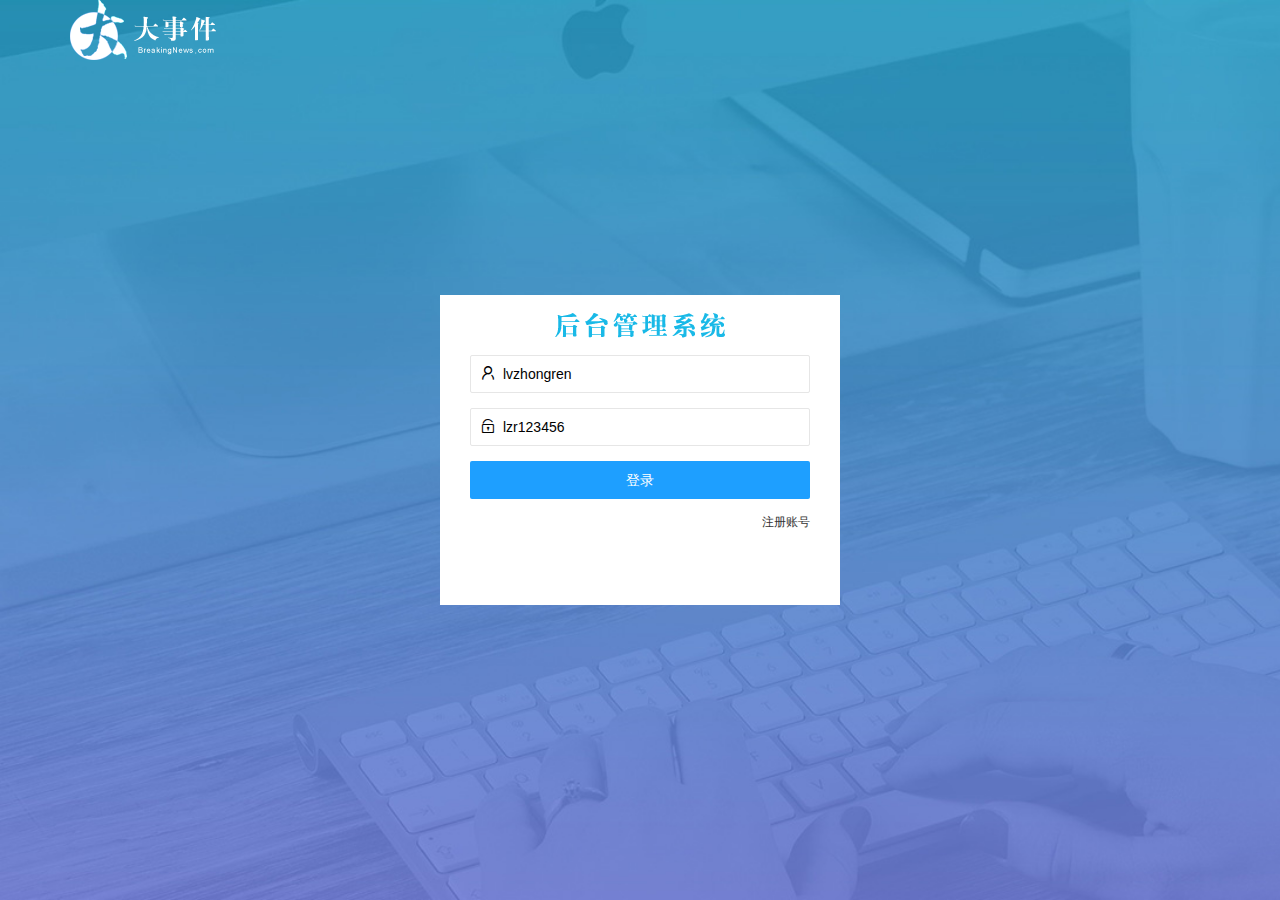
<file: login.html>
<!DOCTYPE html>
<html lang="en">

<head>
    <meta charset="UTF-8">
    <meta name="viewport" content="width=device-width, initial-scale=1.0">
    <title>第一遍</title>
    <!-- 引入layui样式 -->
    <link rel="stylesheet" href="/assets/lib/layui/css/layui.css">
    <!-- 自己样式 -->
    <link rel="stylesheet" href="/assets/css/login.css">

</head>

<body>
    <!-- 头部logo区域 -->
    <div class="layui-main">
        <img src="/assets/images/logo.png" alt="">
    </div>
    <!-- 注册模块 -->
    <div class="loginAndRegBox">
        <!-- 1. 顶部标题 -->
        <div class="title-box"></div>

        <!-- 2. 登录div -->
        <div class="login-box">
            <!-- 登录表单 -->
            <form class="layui-form" id="form-login">
                <!-- 2.1用户名 -->
                <div class="layui-form-item">
                    <i class="layui-icon layui-icon-username"></i>
                    <input value="lvzhongren" type="text" name="username" required lay-verify="required" placeholder="请输入用户名" autocomplete="off" class="layui-input">
                </div>
                <!-- 2.2密码 -->
                <div class="layui-form-item">
                    <i class="layui-icon layui-icon-password"></i>
                    <input value="lzr123456" type="text" name="password" required lay-verify="required|pwd" placeholder="请输入密码" autocomplete="off" class="layui-input">
                </div>
                <!-- 2.3提交按钮 -->
                <div class="layui-form-item">
                    <button class="layui-btn layui-btn-fluid layui-btn-normal" lay-submit>登录</button>
                </div>
                <!-- 2.4跳转链接 -->
                <div class="layui-form-item links">
                    <a href="javascript:;" id="link-reg">注册账号</a>
                </div>
            </form>


        </div>

        <!-- 3 注册div -->
        <div class="reg-box" style="display: none;">
            <!-- 注册表单 -->
            <form class="layui-form" id="form-reg">
                <!-- 3.1用户名 -->
                <div class="layui-form-item">
                    <i class="layui-icon layui-icon-username"></i>
                    <input type="text" name="username" required lay-verify="required" placeholder="请输入用户名" autocomplete="off" class="layui-input">
                </div>
                <!-- 3.2密码 -->
                <div class="layui-form-item">
                    <i class="layui-icon layui-icon-password"></i>
                    <input type="password" name="password" required lay-verify="required|pwd" placeholder="请输入密码" autocomplete="off" class="layui-input">
                </div>
                <!-- 3.3确认密码 -->
                <div class="layui-form-item">
                    <i class="layui-icon layui-icon-password"></i>
                    <input type="password" name="repassword" required lay-verify="required|pwd|repwd" placeholder="再次请输入密码" autocomplete="off" class="layui-input">
                </div>
                <!-- 3.4提交按钮 -->
                <div class="layui-form-item">
                    <button class="layui-btn layui-btn-fluid layui-btn-normal" lay-submit>注册</button>
                </div>
                <!-- 3.5跳转链接 -->
                <div class="layui-form-item links">
                    <a href="javascript:;" id="link-login">去登录</a>

                </div>
            </form>
        </div>
    </div>
    <!-- 导入layui 的js -->
    <script src="/assets/lib/layui/layui.all.js"></script>

    <!-- 引入jQuery -->
    <script src="/assets/lib/jquery.js"></script>

    <!-- 导入baseAPI.js -->
    <script src="/assets/js/baseAPI.js"></script>

    <!-- 引入自己的jQuery -->
    <script src="/assets/js/login.js"></script>

</body>

</html>
</file>
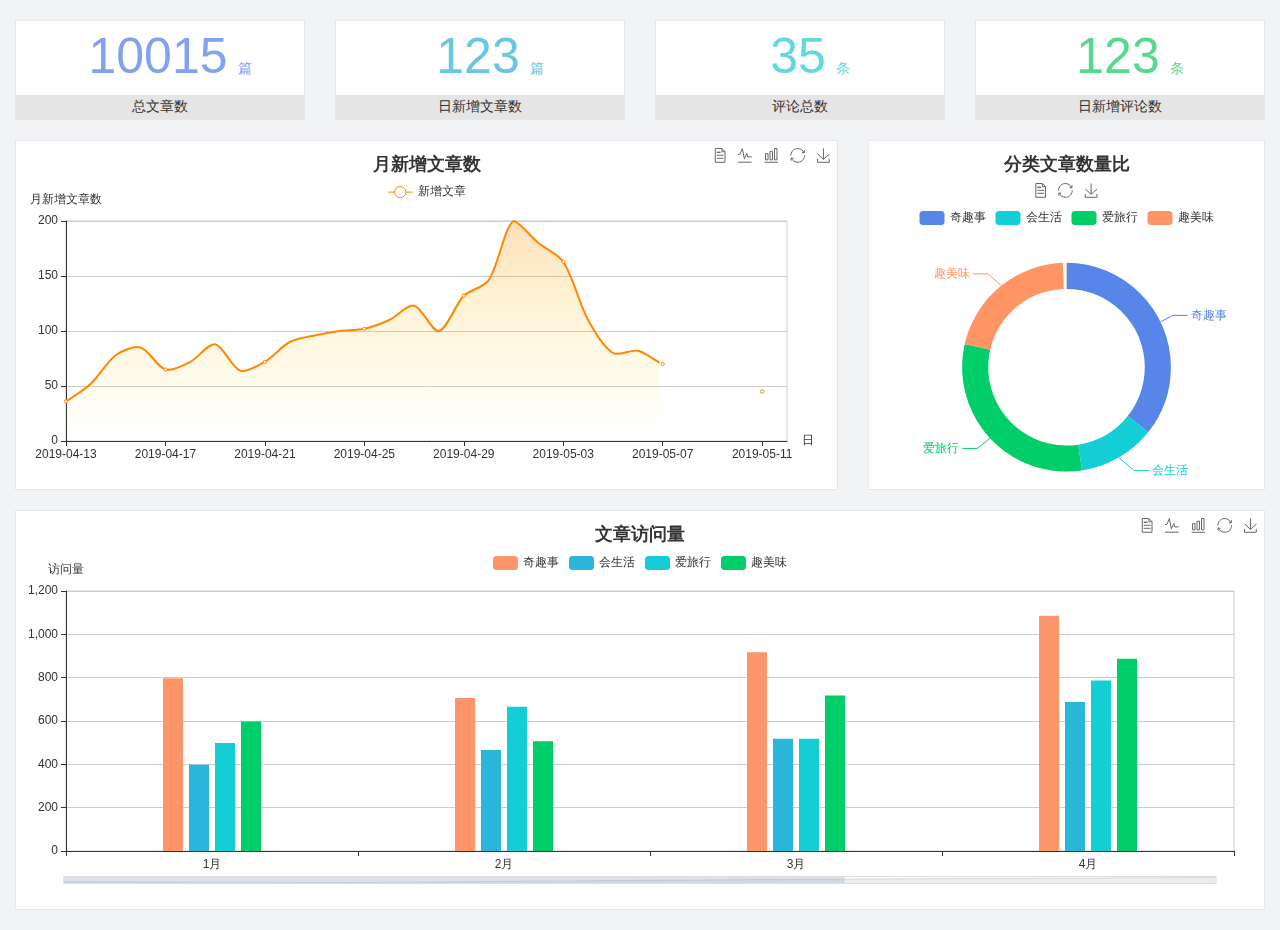
<file: home/dashboard.html>
<!DOCTYPE html>
<html lang="en">

<head>
  <meta charset="UTF-8">
  <meta name="viewport" content="width=device-width, initial-scale=1.0">
  <meta http-equiv="X-UA-Compatible" content="ie=edge">
  <title>图表统计</title>
  <link rel="stylesheet" href="../assets/lib/bootstrap.css" />
  <link rel="stylesheet" href="../assets/lib/main.css" />
  <script src="../assets/lib/jquery.js"></script>
  <script type="text/javascript" src="../assets/lib/echarts.min.js"></script>
</head>

<body>
  <div class="container-fluid">
    <div class="row spannel_list">
      <div class="col-sm-3 col-xs-6">
        <div class="spannel">
          <em>10015</em><span>篇</span>
          <b>总文章数</b>
        </div>
      </div>
      <div class="col-sm-3 col-xs-6">
        <div class="spannel scolor01">
          <em>123</em><span>篇</span>
          <b>日新增文章数</b>
        </div>
      </div>
      <div class="col-sm-3 col-xs-6">
        <div class="spannel scolor02">
          <em>35</em><span>条</span>
          <b>评论总数</b>
        </div>
      </div>
      <div class="col-sm-3 col-xs-6">
        <div class="spannel scolor03">
          <em>123</em><span>条</span>
          <b>日新增评论数</b>
        </div>
      </div>
    </div>
  </div>

  <div class="container-fluid">
    <div class="row curve-pie">
      <div class="col-lg-8 col-md-8">
        <div class="gragh_pannel" id="curve_show"></div>
      </div>
      <div class="col-lg-4 col-md-4">
        <div class="gragh_pannel" id="pie_show"></div>
      </div>
    </div>
  </div>

  <div class="container-fluid">
    <div class="column_pannel" id="column_show"></div>
  </div>

  <script>
    var oChart = echarts.init(document.getElementById('curve_show'));
    var aList_all = [
      { 'count': 36, 'date': '2019-04-13' },
      { 'count': 52, 'date': '2019-04-14' },
      { 'count': 78, 'date': '2019-04-15' },
      { 'count': 85, 'date': '2019-04-16' },
      { 'count': 65, 'date': '2019-04-17' },
      { 'count': 72, 'date': '2019-04-18' },
      { 'count': 88, 'date': '2019-04-19' },
      { 'count': 64, 'date': '2019-04-20' },
      { 'count': 72, 'date': '2019-04-21' },
      { 'count': 90, 'date': '2019-04-22' },
      { 'count': 96, 'date': '2019-04-23' },
      { 'count': 100, 'date': '2019-04-24' },
      { 'count': 102, 'date': '2019-04-25' },
      { 'count': 110, 'date': '2019-04-26' },
      { 'count': 123, 'date': '2019-04-27' },
      { 'count': 100, 'date': '2019-04-28' },
      { 'count': 132, 'date': '2019-04-29' },
      { 'count': 146, 'date': '2019-04-30' },
      { 'count': 200, 'date': '2019-05-01' },
      { 'count': 180, 'date': '2019-05-02' },
      { 'count': 163, 'date': '2019-05-03' },
      { 'count': 110, 'date': '2019-05-04' },
      { 'count': 80, 'date': '2019-05-05' },
      { 'count': 82, 'date': '2019-05-06' },
      { 'count': 70, 'date': '2019-05-07' },
      { 'count': 65, 'date': '2019-05-08' },
      { 'count': 54, 'date': '2019-05-09' },
      { 'count': 40, 'date': '2019-05-10' },
      { 'count': 45, 'date': '2019-05-11' },
      { 'count': 38, 'date': '2019-05-12' },
    ];

    let aCount = [];
    let aDate = [];

    for (var i = 0; i < aList_all.length; i++) {
      aCount.push(aList_all[i].count);
      aDate.push(aList_all[i].date);
    }

    var chartopt = {
      title: {
        text: '月新增文章数',
        left: 'center',
        top: '10'
      },
      tooltip: {
        trigger: 'axis'
      },
      legend: {
        data: ['新增文章'],
        top: '40'
      },
      toolbox: {
        show: true,
        feature: {
          mark: { show: true },
          dataView: { show: true, readOnly: false },
          magicType: { show: true, type: ['line', 'bar'] },
          restore: { show: true },
          saveAsImage: { show: true }
        }
      },
      calculable: true,
      xAxis: [
        {
          name: '日',
          type: 'category',
          boundaryGap: false,
          data: aDate
        }
      ],
      yAxis: [
        {
          name: '月新增文章数',
          type: 'value'
        }
      ],
      series: [
        {
          name: '新增文章',
          type: 'line',
          smooth: true,
          itemStyle: { normal: { areaStyle: { type: 'default' }, color: '#f80' }, lineStyle: { color: '#f80' } },
          data: aCount
        }],
      areaStyle: {
        normal: {
          color: new echarts.graphic.LinearGradient(0, 0, 0, 1, [{
            offset: 0,
            color: 'rgba(255,136,0,0.39)'
          }, {
            offset: .34,
            color: 'rgba(255,180,0,0.25)'
          }, {
            offset: 1,
            color: 'rgba(255,222,0,0.00)'
          }])

        }
      },
      grid: {
        show: true,
        x: 50,
        x2: 50,
        y: 80,
        height: 220
      }
    };

    oChart.setOption(chartopt);


    var oPie = echarts.init(document.getElementById('pie_show'));
    var oPieopt =
    {
      title: {
        top: 10,
        text: '分类文章数量比',
        x: 'center'
      },
      tooltip: {
        trigger: 'item',
        formatter: "{a} <br/>{b} : {c} ({d}%)"
      },
      color: ['#5885e8', '#13cfd5', '#00ce68', '#ff9565'],
      legend: {
        x: 'center',
        top: 65,
        data: ['奇趣事', '会生活', '爱旅行', '趣美味']
      },
      toolbox: {
        show: true,
        x: 'center',
        top: 35,
        feature: {
          mark: { show: true },
          dataView: { show: true, readOnly: false },
          magicType: {
            show: true,
            type: ['pie', 'funnel'],
            option: {
              funnel: {
                x: '25%',
                width: '50%',
                funnelAlign: 'left',
                max: 1548
              }
            }
          },
          restore: { show: true },
          saveAsImage: { show: true }
        }
      },
      calculable: true,
      series: [
        {
          name: '访问来源',
          type: 'pie',
          radius: ['45%', '60%'],
          center: ['50%', '65%'],
          data: [
            { value: 300, name: '奇趣事' },
            { value: 100, name: '会生活' },
            { value: 260, name: '爱旅行' },
            { value: 180, name: '趣美味' }
          ]
        }
      ]
    };
    oPie.setOption(oPieopt);



    var oColumn = this.echarts.init(document.getElementById('column_show'));
    var oColumnopt =
    {
      title: {
        text: '文章访问量',
        left: 'center',
        top: '10'
      },
      tooltip: {
        trigger: 'axis'
      },
      legend: {
        data: ['奇趣事', '会生活', '爱旅行', '趣美味'],
        top: '40'
      },
      toolbox: {
        show: true,
        feature: {
          mark: { show: true },
          dataView: { show: true, readOnly: false },
          magicType: { show: true, type: ['line', 'bar'] },
          restore: { show: true },
          saveAsImage: { show: true }
        }
      },
      calculable: true,
      xAxis: [
        {
          type: 'category',
          data: ['1月', '2月', '3月', '4月', '5月']
        }
      ],
      yAxis: [
        {
          name: '访问量',
          type: 'value'
        }
      ],
      series: [
        {
          name: '奇趣事',
          type: 'bar',
          barWidth: 20,
          itemStyle: {
            normal: { areaStyle: { type: 'default' }, color: '#fd956a' }
          },
          data: [800, 708, 920, 1090, 1200]
        },
        {
          name: '会生活',
          type: 'bar',
          barWidth: 20,
          itemStyle: {
            normal: { areaStyle: { type: 'default' }, color: '#2bb6db' }
          },
          data: [400, 468, 520, 690, 800]
        },
        {
          name: '爱旅行',
          type: 'bar',
          barWidth: 20,
          itemStyle: {
            normal: { areaStyle: { type: 'default' }, color: '#13cfd5' }
          },
          data: [500, 668, 520, 790, 900]
        },
        {
          name: '趣美味',
          type: 'bar',
          barWidth: 20,
          itemStyle: {
            normal: { areaStyle: { type: 'default' }, color: '#00ce68' }
          },
          data: [600, 508, 720, 890, 1000]
        }
      ],
      grid: {
        show: true,
        x: 50,
        x2: 30,
        y: 80,
        height: 260
      },
      dataZoom: [//给x轴设置滚动条
        {
          start: 0,//默认为0
          end: 100 - 1000 / 31,//默认为100
          type: 'slider',
          show: true,
          xAxisIndex: [0],
          handleSize: 0,//滑动条的 左右2个滑动条的大小
          height: 8,//组件高度
          left: 45, //左边的距离
          right: 50,//右边的距离
          bottom: 26,//右边的距离
          handleColor: '#ddd',//h滑动图标的颜色
          handleStyle: {
            borderColor: "#cacaca",
            borderWidth: "1",
            shadowBlur: 2,
            background: "#ddd",
            shadowColor: "#ddd",
          }
        }]
    };
    oColumn.setOption(oColumnopt);
  </script>
</body>

</html>
</file>
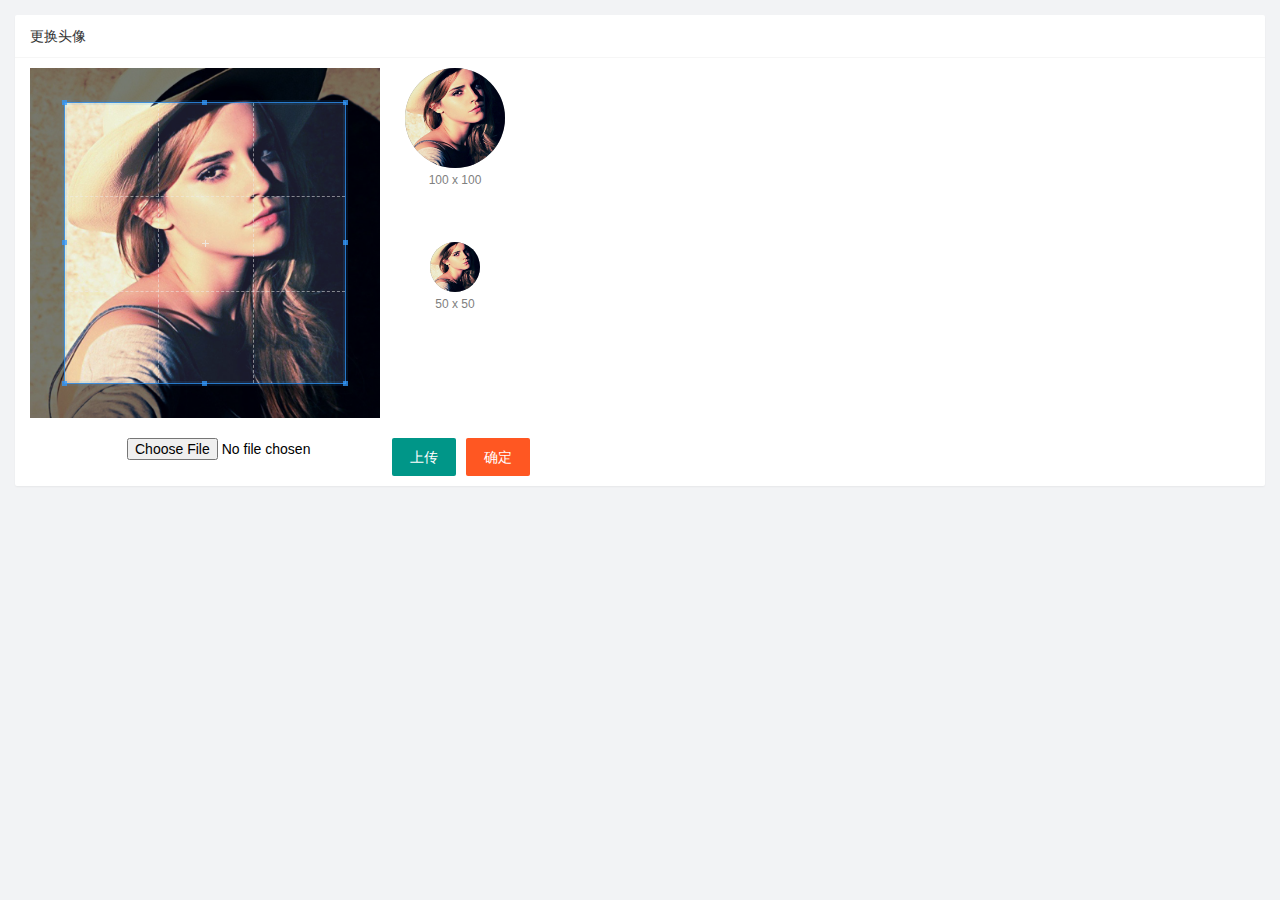
<file: user/user-avatar.html>
<!DOCTYPE html>
<html lang="en">

<head>
    <meta charset="UTF-8">
    <meta name="viewport" content="width=device-width, initial-scale=1.0">
    <title>第一遍</title>
    <link rel="stylesheet" href="/assets/lib/layui/css/layui.css">
    <link rel="stylesheet" href="/assets/css/user-avatar.css">
    <link rel="stylesheet" href="/assets/lib/cropper/cropper.css">
</head>

<body>
    <div class="layui-card">
        <div class="layui-card-header">更换头像</div>
        <div class="layui-card-body">
            <!-- 第一行的图片裁剪和预览区域 -->
            <div class="row1">
                <!-- 图片裁剪区域 -->
                <div class="cropper-box">
                    <!-- 这个 img 标签很重要，将来会把它初始化为裁剪区域 -->
                    <img id="image" src="/assets/images/sample.jpg" />
                </div>
                <!-- 图片的预览区域 -->
                <div class="preview-box">
                    <div>
                        <!-- 宽高为 100px 的预览区域 -->
                        <div class="img-preview w100">
                        </div>
                        <p class="size">100 x 100</p>
                    </div>
                    <div>
                        <!-- 宽高为 50px 的预览区域 -->
                        <div class="img-preview w50"></div>
                        <p class="size">50 x 50</p>
                    </div>
                </div>
            </div <!-- 第二行的按钮区域 -->
            <div class="row2">
                <input id="file" type="file" accept="image/png,image/jpeg">
                <button id="btnChooseImg" type="button" class="layui-btn">上传</button>
                <button id="btnUpload" type="button" class="layui-btn layui-btn-danger">确定</button>
            </div>
        </div>
    </div>




    <script src="/assets/lib/layui/layui.all.js"></script>
    <script src="/assets/lib/jquery.js"></script>
    <script src="/assets/js/baseAPI.js"></script>
    <script src="/assets/lib/cropper/Cropper.js"></script>
    <script src="/assets/lib/cropper/jquery-cropper.js"></script>
    <script src="/assets/js/user-avatar.js"></script>


</body>

</html>
</file>
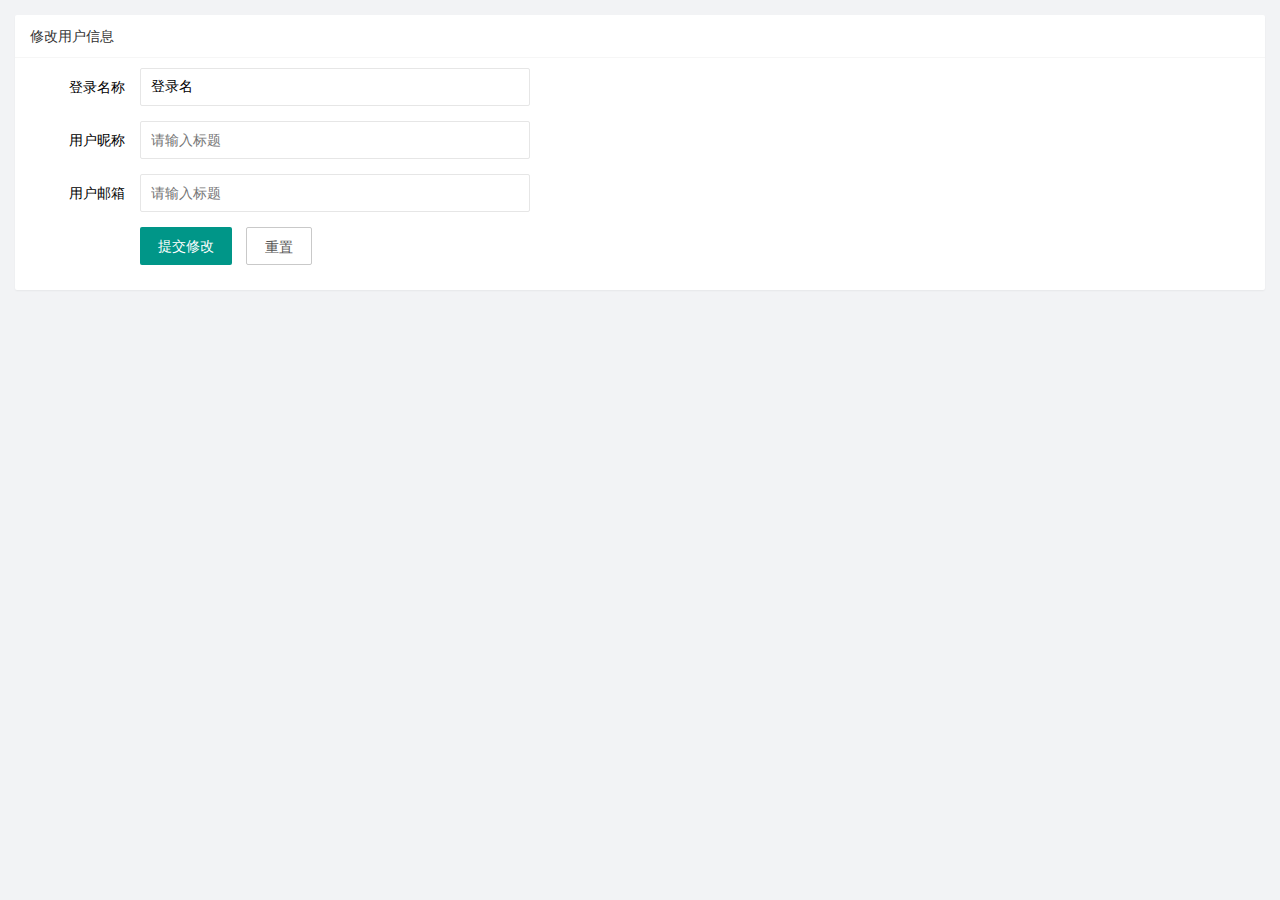
<file: user/user-info.html>
<!DOCTYPE html>
<html lang="en">

<head>
    <meta charset="UTF-8">
    <meta name="viewport" content="width=device-width, initial-scale=1.0">
    <title>第一遍</title>
    <link rel="stylesheet" href="/assets/lib/layui/css/layui.css">
    <link rel="stylesheet" href="/assets/css/user-info.css">
</head>

<body>
    <div class="layui-card">
        <div class="layui-card-header">修改用户信息</div>
        <div class="layui-card-body">
            <form class="layui-form" lay-filter="formUserInfo">
                <!-- 1 -->
                <!-- 隐藏域 -->
                <input type="hidden" name="id" value="">
                <div class="layui-form-item">
                    <label class="layui-form-label">登录名称</label>
                    <div class="layui-input-block">
                        <input readonly type="text" value="登录名" name="username" required lay-verify="required" placeholder="1" autocomplete="off" class="layui-input">
                    </div>
                </div>
                <!-- 2 -->
                <div class="layui-form-item">
                    <label class="layui-form-label ">用户昵称</label>
                    <div class="layui-input-block">
                        <input type="text" name="nickname" required lay-verify="required|nickname" placeholder="请输入标题" autocomplete="off" class="layui-input">
                    </div>
                </div>
                <!-- 3 -->
                <div class="layui-form-item">
                    <label class="layui-form-label">用户邮箱</label>
                    <div class="layui-input-block">
                        <input type="text" name="email" required lay-verify="required|email" placeholder="请输入标题" autocomplete="off" class="layui-input">
                    </div>
                </div>
                <!-- 4 -->
                <div class="layui-form-item">
                    <div class="layui-input-block">
                        <button class="layui-btn" lay-submit lay-filter="formDemo">提交修改</button>
                        <button id="btnReset" type="reset" class="layui-btn layui-btn-primary">重置</button>
                    </div>
                </div>
            </form>
        </div>
    </div>
    <script src="/assets/lib/layui/layui.all.js"></script>
    <script src="/assets/lib/jquery.js"></script>
    <script src="/assets/js/baseAPI.js"></script>
    <script src="/assets/js/user-info.js"></script>
</body>

</html>
</file>
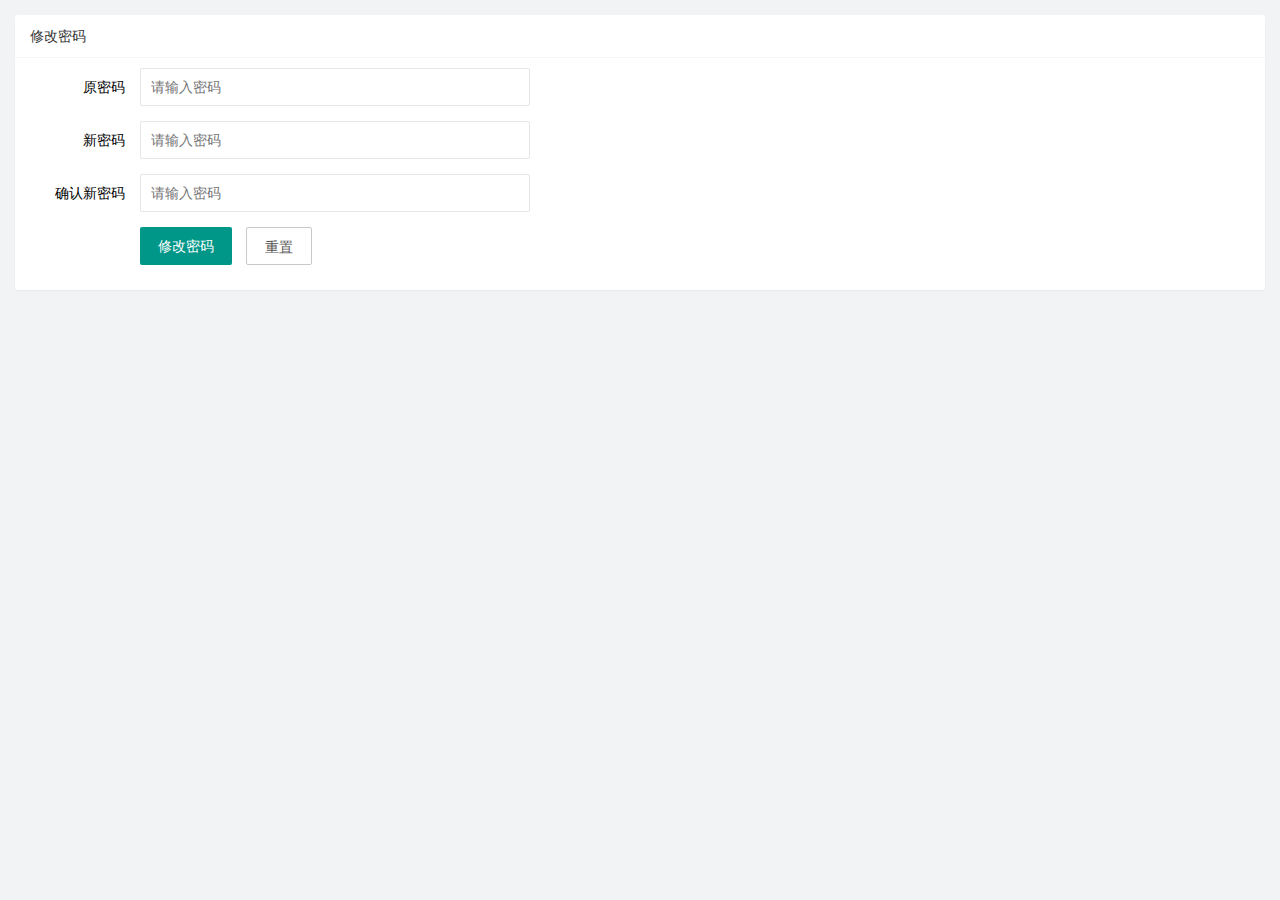
<file: user/user-pwd.html>
<!DOCTYPE html>
<html lang="en">

<head>
    <meta charset="UTF-8">
    <meta name="viewport" content="width=device-width, initial-scale=1.0">
    <title>第一遍</title>
    <link rel="stylesheet" href="/assets/lib/layui/css/layui.css">
    <link rel="stylesheet" href="/assets/css/user-pwd.css">
</head>

<body>
    <div class="layui-card">
        <div class="layui-card-header">修改密码</div>
        <div class="layui-card-body">
            <form class="layui-form" action="">
                <!-- <div class="layui-form-item">
                    <label class="layui-form-label">密码框</label>
                    <div class="layui-input-inline">
                        <input type="password" name="password" required lay-verify="required" placeholder="请输入密码" autocomplete="off" class="layui-input">
                    </div>
                    <div class="layui-form-mid layui-word-aux">辅助文字</div>
                </div> -->

                <div class="layui-form-item">
                    <label class="layui-form-label">原密码</label>
                    <div class="layui-input-block">
                        <input type="password" name="oldPwd" required lay-verify="required|pwd" placeholder="请输入密码" autocomplete="off" class="layui-input">
                    </div>
                </div>
                <div class="layui-form-item">
                    <label class="layui-form-label">新密码</label>
                    <div class="layui-input-block">
                        <input type="password" name="newPwd" required lay-verify="required|pwd|samepwd" placeholder="请输入密码" autocomplete="off" class="layui-input">
                    </div>
                </div>
                <div class="layui-form-item">
                    <label class="layui-form-label">确认新密码</label>
                    <div class="layui-input-block">
                        <input type="password" name="rePwd" required lay-verify="required|pwd|repwd" placeholder="请输入密码" autocomplete="off" class="layui-input">
                    </div>
                </div>
                <div class="layui-form-item">
                    <div class="layui-input-block">
                        <button class="layui-btn" lay-submit lay-filter="formDemo">修改密码</button>
                        <button type="reset" class="layui-btn layui-btn-primary">重置</button>
                    </div>
                </div>
            </form>

        </div>
    </div>




    <script src="/assets/lib/layui/layui.all.js"></script>
    <script src="/assets/lib/jquery.js"></script>
    <script src="/assets/js/baseAPI.js"></script>
    <script src="/assets/js/user-pwd.js"></script>
</body>

</html>
</file>
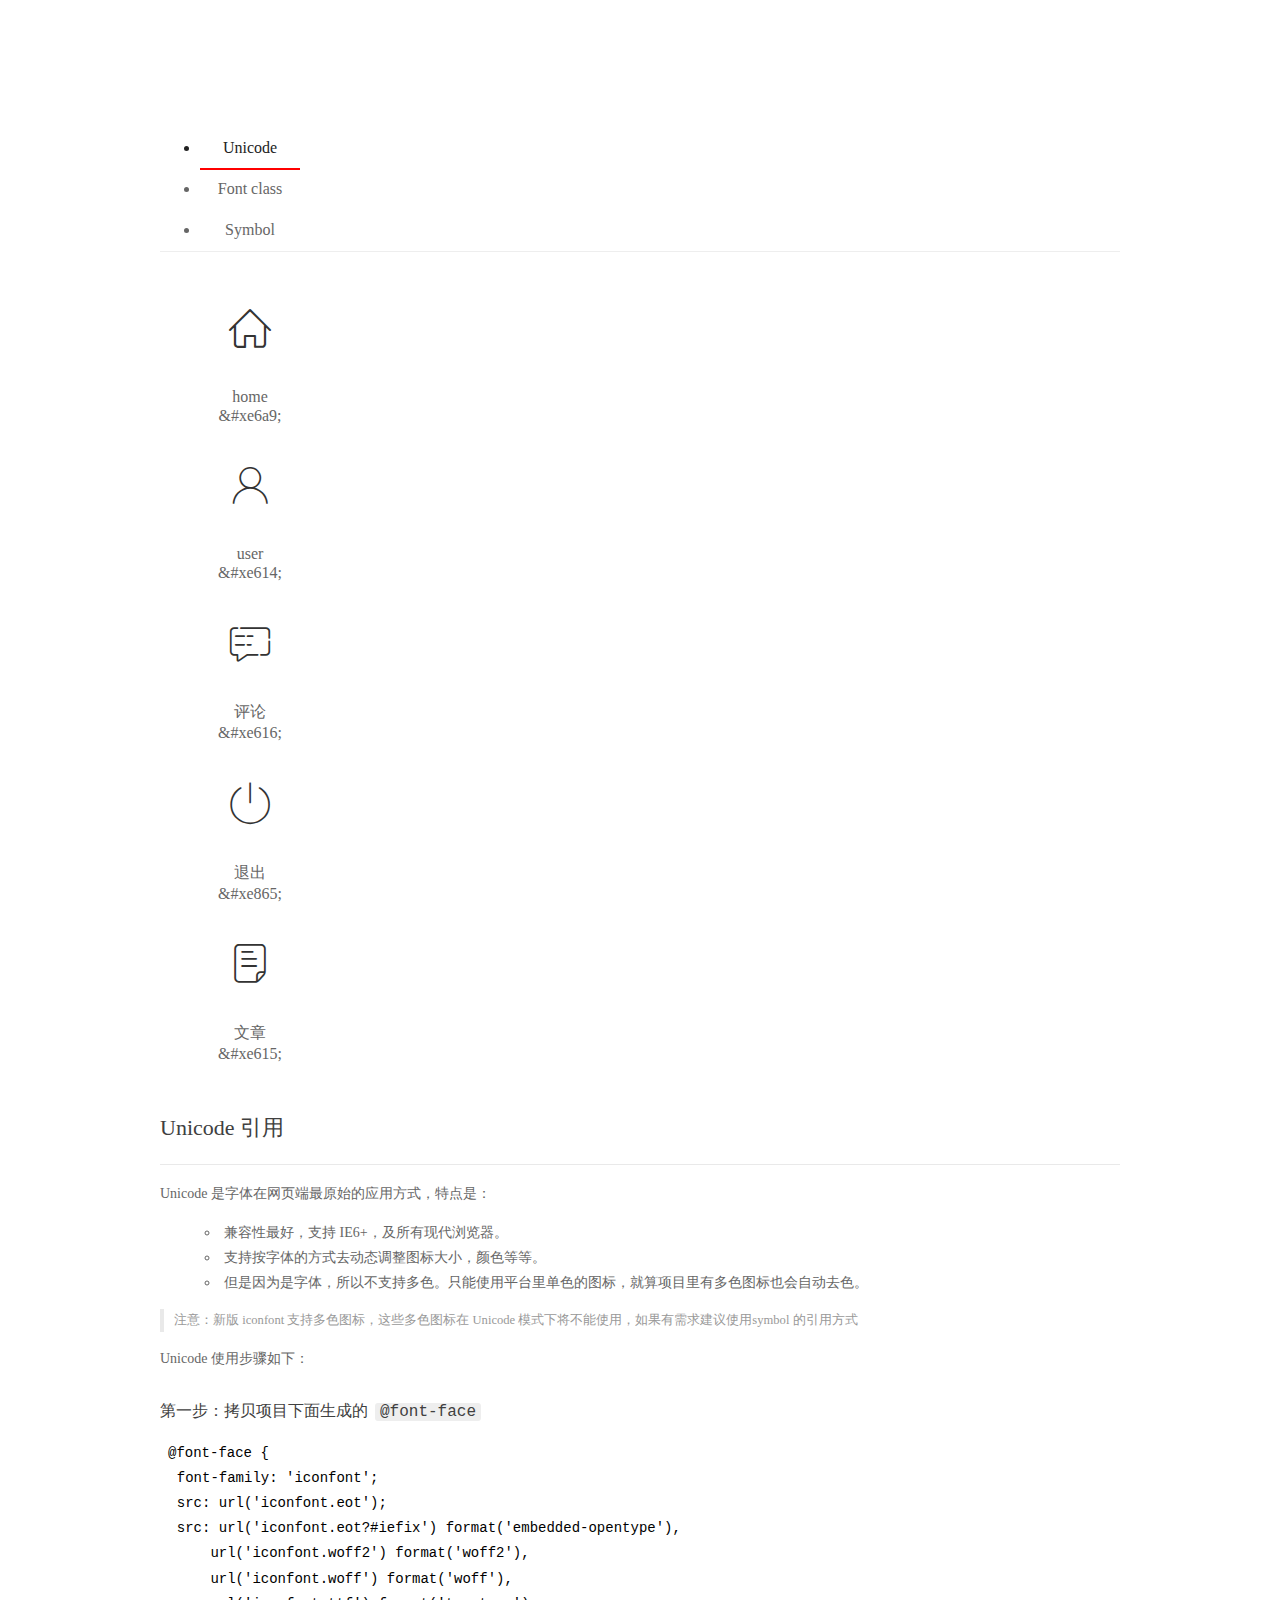
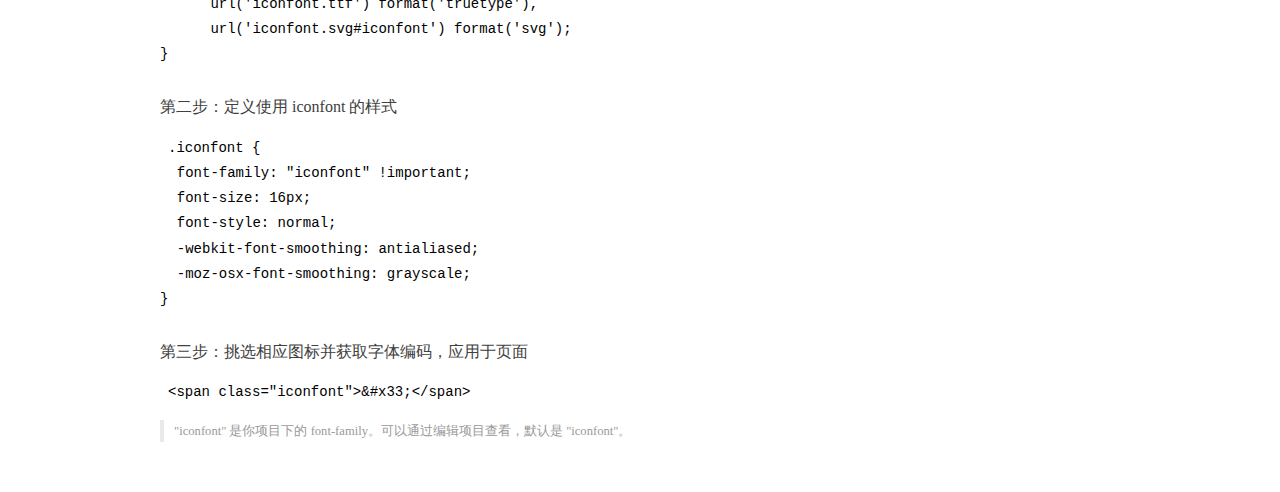
<file: assets/fonts/demo_index.html>
<!DOCTYPE html>
<html>
<head>
  <meta charset="utf-8"/>
  <title>IconFont Demo</title>
  <link rel="shortcut icon" href="https://gtms04.alicdn.com/tps/i4/TB1_oz6GVXXXXaFXpXXJDFnIXXX-64-64.ico" type="image/x-icon"/>
  <link rel="stylesheet" href="https://g.alicdn.com/thx/cube/1.3.2/cube.min.css">
  <link rel="stylesheet" href="demo.css">
  <link rel="stylesheet" href="iconfont.css">
  <script src="iconfont.js"></script>
  <!-- jQuery -->
  <script src="https://a1.alicdn.com/oss/uploads/2018/12/26/7bfddb60-08e8-11e9-9b04-53e73bb6408b.js"></script>
  <!-- 代码高亮 -->
  <script src="https://a1.alicdn.com/oss/uploads/2018/12/26/a3f714d0-08e6-11e9-8a15-ebf944d7534c.js"></script>
</head>
<body>
  <div class="main">
    <h1 class="logo"><a href="https://www.iconfont.cn/" title="iconfont 首页" target="_blank">&#xe86b;</a></h1>
    <div class="nav-tabs">
      <ul id="tabs" class="dib-box">
        <li class="dib active"><span>Unicode</span></li>
        <li class="dib"><span>Font class</span></li>
        <li class="dib"><span>Symbol</span></li>
      </ul>
      
    </div>
    <div class="tab-container">
      <div class="content unicode" style="display: block;">
          <ul class="icon_lists dib-box">
          
            <li class="dib">
              <span class="icon iconfont">&#xe6a9;</span>
                <div class="name">home</div>
                <div class="code-name">&amp;#xe6a9;</div>
              </li>
          
            <li class="dib">
              <span class="icon iconfont">&#xe614;</span>
                <div class="name">user</div>
                <div class="code-name">&amp;#xe614;</div>
              </li>
          
            <li class="dib">
              <span class="icon iconfont">&#xe616;</span>
                <div class="name">评论</div>
                <div class="code-name">&amp;#xe616;</div>
              </li>
          
            <li class="dib">
              <span class="icon iconfont">&#xe865;</span>
                <div class="name">退出</div>
                <div class="code-name">&amp;#xe865;</div>
              </li>
          
            <li class="dib">
              <span class="icon iconfont">&#xe615;</span>
                <div class="name">文章</div>
                <div class="code-name">&amp;#xe615;</div>
              </li>
          
          </ul>
          <div class="article markdown">
          <h2 id="unicode-">Unicode 引用</h2>
          <hr>

          <p>Unicode 是字体在网页端最原始的应用方式，特点是：</p>
          <ul>
            <li>兼容性最好，支持 IE6+，及所有现代浏览器。</li>
            <li>支持按字体的方式去动态调整图标大小，颜色等等。</li>
            <li>但是因为是字体，所以不支持多色。只能使用平台里单色的图标，就算项目里有多色图标也会自动去色。</li>
          </ul>
          <blockquote>
            <p>注意：新版 iconfont 支持多色图标，这些多色图标在 Unicode 模式下将不能使用，如果有需求建议使用symbol 的引用方式</p>
          </blockquote>
          <p>Unicode 使用步骤如下：</p>
          <h3 id="-font-face">第一步：拷贝项目下面生成的 <code>@font-face</code></h3>
<pre><code class="language-css"
>@font-face {
  font-family: 'iconfont';
  src: url('iconfont.eot');
  src: url('iconfont.eot?#iefix') format('embedded-opentype'),
      url('iconfont.woff2') format('woff2'),
      url('iconfont.woff') format('woff'),
      url('iconfont.ttf') format('truetype'),
      url('iconfont.svg#iconfont') format('svg');
}
</code></pre>
          <h3 id="-iconfont-">第二步：定义使用 iconfont 的样式</h3>
<pre><code class="language-css"
>.iconfont {
  font-family: "iconfont" !important;
  font-size: 16px;
  font-style: normal;
  -webkit-font-smoothing: antialiased;
  -moz-osx-font-smoothing: grayscale;
}
</code></pre>
          <h3 id="-">第三步：挑选相应图标并获取字体编码，应用于页面</h3>
<pre>
<code class="language-html"
>&lt;span class="iconfont"&gt;&amp;#x33;&lt;/span&gt;
</code></pre>
          <blockquote>
            <p>"iconfont" 是你项目下的 font-family。可以通过编辑项目查看，默认是 "iconfont"。</p>
          </blockquote>
          </div>
      </div>
      <div class="content font-class">
        <ul class="icon_lists dib-box">
          
          <li class="dib">
            <span class="icon iconfont icon-home"></span>
            <div class="name">
              home
            </div>
            <div class="code-name">.icon-home
            </div>
          </li>
          
          <li class="dib">
            <span class="icon iconfont icon-user"></span>
            <div class="name">
              user
            </div>
            <div class="code-name">.icon-user
            </div>
          </li>
          
          <li class="dib">
            <span class="icon iconfont icon-pinglun"></span>
            <div class="name">
              评论
            </div>
            <div class="code-name">.icon-pinglun
            </div>
          </li>
          
          <li class="dib">
            <span class="icon iconfont icon-tuichu"></span>
            <div class="name">
              退出
            </div>
            <div class="code-name">.icon-tuichu
            </div>
          </li>
          
          <li class="dib">
            <span class="icon iconfont icon-16"></span>
            <div class="name">
              文章
            </div>
            <div class="code-name">.icon-16
            </div>
          </li>
          
        </ul>
        <div class="article markdown">
        <h2 id="font-class-">font-class 引用</h2>
        <hr>

        <p>font-class 是 Unicode 使用方式的一种变种，主要是解决 Unicode 书写不直观，语意不明确的问题。</p>
        <p>与 Unicode 使用方式相比，具有如下特点：</p>
        <ul>
          <li>兼容性良好，支持 IE8+，及所有现代浏览器。</li>
          <li>相比于 Unicode 语意明确，书写更直观。可以很容易分辨这个 icon 是什么。</li>
          <li>因为使用 class 来定义图标，所以当要替换图标时，只需要修改 class 里面的 Unicode 引用。</li>
          <li>不过因为本质上还是使用的字体，所以多色图标还是不支持的。</li>
        </ul>
        <p>使用步骤如下：</p>
        <h3 id="-fontclass-">第一步：引入项目下面生成的 fontclass 代码：</h3>
<pre><code class="language-html">&lt;link rel="stylesheet" href="./iconfont.css"&gt;
</code></pre>
        <h3 id="-">第二步：挑选相应图标并获取类名，应用于页面：</h3>
<pre><code class="language-html">&lt;span class="iconfont icon-xxx"&gt;&lt;/span&gt;
</code></pre>
        <blockquote>
          <p>"
            iconfont" 是你项目下的 font-family。可以通过编辑项目查看，默认是 "iconfont"。</p>
        </blockquote>
      </div>
      </div>
      <div class="content symbol">
          <ul class="icon_lists dib-box">
          
            <li class="dib">
                <svg class="icon svg-icon" aria-hidden="true">
                  <use xlink:href="#icon-home"></use>
                </svg>
                <div class="name">home</div>
                <div class="code-name">#icon-home</div>
            </li>
          
            <li class="dib">
                <svg class="icon svg-icon" aria-hidden="true">
                  <use xlink:href="#icon-user"></use>
                </svg>
                <div class="name">user</div>
                <div class="code-name">#icon-user</div>
            </li>
          
            <li class="dib">
                <svg class="icon svg-icon" aria-hidden="true">
                  <use xlink:href="#icon-pinglun"></use>
                </svg>
                <div class="name">评论</div>
                <div class="code-name">#icon-pinglun</div>
            </li>
          
            <li class="dib">
                <svg class="icon svg-icon" aria-hidden="true">
                  <use xlink:href="#icon-tuichu"></use>
                </svg>
                <div class="name">退出</div>
                <div class="code-name">#icon-tuichu</div>
            </li>
          
            <li class="dib">
                <svg class="icon svg-icon" aria-hidden="true">
                  <use xlink:href="#icon-16"></use>
                </svg>
                <div class="name">文章</div>
                <div class="code-name">#icon-16</div>
            </li>
          
          </ul>
          <div class="article markdown">
          <h2 id="symbol-">Symbol 引用</h2>
          <hr>

          <p>这是一种全新的使用方式，应该说这才是未来的主流，也是平台目前推荐的用法。相关介绍可以参考这篇<a href="">文章</a>
            这种用法其实是做了一个 SVG 的集合，与另外两种相比具有如下特点：</p>
          <ul>
            <li>支持多色图标了，不再受单色限制。</li>
            <li>通过一些技巧，支持像字体那样，通过 <code>font-size</code>, <code>color</code> 来调整样式。</li>
            <li>兼容性较差，支持 IE9+，及现代浏览器。</li>
            <li>浏览器渲染 SVG 的性能一般，还不如 png。</li>
          </ul>
          <p>使用步骤如下：</p>
          <h3 id="-symbol-">第一步：引入项目下面生成的 symbol 代码：</h3>
<pre><code class="language-html">&lt;script src="./iconfont.js"&gt;&lt;/script&gt;
</code></pre>
          <h3 id="-css-">第二步：加入通用 CSS 代码（引入一次就行）：</h3>
<pre><code class="language-html">&lt;style&gt;
.icon {
  width: 1em;
  height: 1em;
  vertical-align: -0.15em;
  fill: currentColor;
  overflow: hidden;
}
&lt;/style&gt;
</code></pre>
          <h3 id="-">第三步：挑选相应图标并获取类名，应用于页面：</h3>
<pre><code class="language-html">&lt;svg class="icon" aria-hidden="true"&gt;
  &lt;use xlink:href="#icon-xxx"&gt;&lt;/use&gt;
&lt;/svg&gt;
</code></pre>
          </div>
      </div>

    </div>
  </div>
  <script>
  $(document).ready(function () {
      $('.tab-container .content:first').show()

      $('#tabs li').click(function (e) {
        var tabContent = $('.tab-container .content')
        var index = $(this).index()

        if ($(this).hasClass('active')) {
          return
        } else {
          $('#tabs li').removeClass('active')
          $(this).addClass('active')

          tabContent.hide().eq(index).fadeIn()
        }
      })
    })
  </script>
</body>
</html>
</file>
<file: assets/lib/layui/css/layui.css>
/** layui-v2.5.5 MIT License By https://www.layui.com */
 .layui-inline,img{display:inline-block;vertical-align:middle}h1,h2,h3,h4,h5,h6{font-weight:400}.layui-edge,.layui-header,.layui-inline,.layui-main{position:relative}.layui-body,.layui-edge,.layui-elip{overflow:hidden}.layui-btn,.layui-edge,.layui-inline,img{vertical-align:middle}.layui-btn,.layui-disabled,.layui-icon,.layui-unselect{-moz-user-select:none;-webkit-user-select:none;-ms-user-select:none}.layui-elip,.layui-form-checkbox span,.layui-form-pane .layui-form-label{text-overflow:ellipsis;white-space:nowrap}.layui-breadcrumb,.layui-tree-btnGroup{visibility:hidden}blockquote,body,button,dd,div,dl,dt,form,h1,h2,h3,h4,h5,h6,input,li,ol,p,pre,td,textarea,th,ul{margin:0;padding:0;-webkit-tap-highlight-color:rgba(0,0,0,0)}a:active,a:hover{outline:0}img{border:none}li{list-style:none}table{border-collapse:collapse;border-spacing:0}h4,h5,h6{font-size:100%}button,input,optgroup,option,select,textarea{font-family:inherit;font-size:inherit;font-style:inherit;font-weight:inherit;outline:0}pre{white-space:pre-wrap;white-space:-moz-pre-wrap;white-space:-pre-wrap;white-space:-o-pre-wrap;word-wrap:break-word}body{line-height:24px;font:14px Helvetica Neue,Helvetica,PingFang SC,Tahoma,Arial,sans-serif}hr{height:1px;margin:10px 0;border:0;clear:both}a{color:#333;text-decoration:none}a:hover{color:#777}a cite{font-style:normal;*cursor:pointer}.layui-border-box,.layui-border-box *{box-sizing:border-box}.layui-box,.layui-box *{box-sizing:content-box}.layui-clear{clear:both;*zoom:1}.layui-clear:after{content:'\20';clear:both;*zoom:1;display:block;height:0}.layui-inline{*display:inline;*zoom:1}.layui-edge{display:inline-block;width:0;height:0;border-width:6px;border-style:dashed;border-color:transparent}.layui-edge-top{top:-4px;border-bottom-color:#999;border-bottom-style:solid}.layui-edge-right{border-left-color:#999;border-left-style:solid}.layui-edge-bottom{top:2px;border-top-color:#999;border-top-style:solid}.layui-edge-left{border-right-color:#999;border-right-style:solid}.layui-disabled,.layui-disabled:hover{color:#d2d2d2!important;cursor:not-allowed!important}.layui-circle{border-radius:100%}.layui-show{display:block!important}.layui-hide{display:none!important}@font-face{font-family:layui-icon;src:url(../font/iconfont.eot?v=250);src:url(../font/iconfont.eot?v=250#iefix) format('embedded-opentype'),url(../font/iconfont.woff2?v=250) format('woff2'),url(../font/iconfont.woff?v=250) format('woff'),url(../font/iconfont.ttf?v=250) format('truetype'),url(../font/iconfont.svg?v=250#layui-icon) format('svg')}.layui-icon{font-family:layui-icon!important;font-size:16px;font-style:normal;-webkit-font-smoothing:antialiased;-moz-osx-font-smoothing:grayscale}.layui-icon-reply-fill:before{content:"\e611"}.layui-icon-set-fill:before{content:"\e614"}.layui-icon-menu-fill:before{content:"\e60f"}.layui-icon-search:before{content:"\e615"}.layui-icon-share:before{content:"\e641"}.layui-icon-set-sm:before{content:"\e620"}.layui-icon-engine:before{content:"\e628"}.layui-icon-close:before{content:"\1006"}.layui-icon-close-fill:before{content:"\1007"}.layui-icon-chart-screen:before{content:"\e629"}.layui-icon-star:before{content:"\e600"}.layui-icon-circle-dot:before{content:"\e617"}.layui-icon-chat:before{content:"\e606"}.layui-icon-release:before{content:"\e609"}.layui-icon-list:before{content:"\e60a"}.layui-icon-chart:before{content:"\e62c"}.layui-icon-ok-circle:before{content:"\1005"}.layui-icon-layim-theme:before{content:"\e61b"}.layui-icon-table:before{content:"\e62d"}.layui-icon-right:before{content:"\e602"}.layui-icon-left:before{content:"\e603"}.layui-icon-cart-simple:before{content:"\e698"}.layui-icon-face-cry:before{content:"\e69c"}.layui-icon-face-smile:before{content:"\e6af"}.layui-icon-survey:before{content:"\e6b2"}.layui-icon-tree:before{content:"\e62e"}.layui-icon-upload-circle:before{content:"\e62f"}.layui-icon-add-circle:before{content:"\e61f"}.layui-icon-download-circle:before{content:"\e601"}.layui-icon-templeate-1:before{content:"\e630"}.layui-icon-util:before{content:"\e631"}.layui-icon-face-surprised:before{content:"\e664"}.layui-icon-edit:before{content:"\e642"}.layui-icon-speaker:before{content:"\e645"}.layui-icon-down:before{content:"\e61a"}.layui-icon-file:before{content:"\e621"}.layui-icon-layouts:before{content:"\e632"}.layui-icon-rate-half:before{content:"\e6c9"}.layui-icon-add-circle-fine:before{content:"\e608"}.layui-icon-prev-circle:before{content:"\e633"}.layui-icon-read:before{content:"\e705"}.layui-icon-404:before{content:"\e61c"}.layui-icon-carousel:before{content:"\e634"}.layui-icon-help:before{content:"\e607"}.layui-icon-code-circle:before{content:"\e635"}.layui-icon-water:before{content:"\e636"}.layui-icon-username:before{content:"\e66f"}.layui-icon-find-fill:before{content:"\e670"}.layui-icon-about:before{content:"\e60b"}.layui-icon-location:before{content:"\e715"}.layui-icon-up:before{content:"\e619"}.layui-icon-pause:before{content:"\e651"}.layui-icon-date:before{content:"\e637"}.layui-icon-layim-uploadfile:before{content:"\e61d"}.layui-icon-delete:before{content:"\e640"}.layui-icon-play:before{content:"\e652"}.layui-icon-top:before{content:"\e604"}.layui-icon-friends:before{content:"\e612"}.layui-icon-refresh-3:before{content:"\e9aa"}.layui-icon-ok:before{content:"\e605"}.layui-icon-layer:before{content:"\e638"}.layui-icon-face-smile-fine:before{content:"\e60c"}.layui-icon-dollar:before{content:"\e659"}.layui-icon-group:before{content:"\e613"}.layui-icon-layim-download:before{content:"\e61e"}.layui-icon-picture-fine:before{content:"\e60d"}.layui-icon-link:before{content:"\e64c"}.layui-icon-diamond:before{content:"\e735"}.layui-icon-log:before{content:"\e60e"}.layui-icon-rate-solid:before{content:"\e67a"}.layui-icon-fonts-del:before{content:"\e64f"}.layui-icon-unlink:before{content:"\e64d"}.layui-icon-fonts-clear:before{content:"\e639"}.layui-icon-triangle-r:before{content:"\e623"}.layui-icon-circle:before{content:"\e63f"}.layui-icon-radio:before{content:"\e643"}.layui-icon-align-center:before{content:"\e647"}.layui-icon-align-right:before{content:"\e648"}.layui-icon-align-left:before{content:"\e649"}.layui-icon-loading-1:before{content:"\e63e"}.layui-icon-return:before{content:"\e65c"}.layui-icon-fonts-strong:before{content:"\e62b"}.layui-icon-upload:before{content:"\e67c"}.layui-icon-dialogue:before{content:"\e63a"}.layui-icon-video:before{content:"\e6ed"}.layui-icon-headset:before{content:"\e6fc"}.layui-icon-cellphone-fine:before{content:"\e63b"}.layui-icon-add-1:before{content:"\e654"}.layui-icon-face-smile-b:before{content:"\e650"}.layui-icon-fonts-html:before{content:"\e64b"}.layui-icon-form:before{content:"\e63c"}.layui-icon-cart:before{content:"\e657"}.layui-icon-camera-fill:before{content:"\e65d"}.layui-icon-tabs:before{content:"\e62a"}.layui-icon-fonts-code:before{content:"\e64e"}.layui-icon-fire:before{content:"\e756"}.layui-icon-set:before{content:"\e716"}.layui-icon-fonts-u:before{content:"\e646"}.layui-icon-triangle-d:before{content:"\e625"}.layui-icon-tips:before{content:"\e702"}.layui-icon-picture:before{content:"\e64a"}.layui-icon-more-vertical:before{content:"\e671"}.layui-icon-flag:before{content:"\e66c"}.layui-icon-loading:before{content:"\e63d"}.layui-icon-fonts-i:before{content:"\e644"}.layui-icon-refresh-1:before{content:"\e666"}.layui-icon-rmb:before{content:"\e65e"}.layui-icon-home:before{content:"\e68e"}.layui-icon-user:before{content:"\e770"}.layui-icon-notice:before{content:"\e667"}.layui-icon-login-weibo:before{content:"\e675"}.layui-icon-voice:before{content:"\e688"}.layui-icon-upload-drag:before{content:"\e681"}.layui-icon-login-qq:before{content:"\e676"}.layui-icon-snowflake:before{content:"\e6b1"}.layui-icon-file-b:before{content:"\e655"}.layui-icon-template:before{content:"\e663"}.layui-icon-auz:before{content:"\e672"}.layui-icon-console:before{content:"\e665"}.layui-icon-app:before{content:"\e653"}.layui-icon-prev:before{content:"\e65a"}.layui-icon-website:before{content:"\e7ae"}.layui-icon-next:before{content:"\e65b"}.layui-icon-component:before{content:"\e857"}.layui-icon-more:before{content:"\e65f"}.layui-icon-login-wechat:before{content:"\e677"}.layui-icon-shrink-right:before{content:"\e668"}.layui-icon-spread-left:before{content:"\e66b"}.layui-icon-camera:before{content:"\e660"}.layui-icon-note:before{content:"\e66e"}.layui-icon-refresh:before{content:"\e669"}.layui-icon-female:before{content:"\e661"}.layui-icon-male:before{content:"\e662"}.layui-icon-password:before{content:"\e673"}.layui-icon-senior:before{content:"\e674"}.layui-icon-theme:before{content:"\e66a"}.layui-icon-tread:before{content:"\e6c5"}.layui-icon-praise:before{content:"\e6c6"}.layui-icon-star-fill:before{content:"\e658"}.layui-icon-rate:before{content:"\e67b"}.layui-icon-template-1:before{content:"\e656"}.layui-icon-vercode:before{content:"\e679"}.layui-icon-cellphone:before{content:"\e678"}.layui-icon-screen-full:before{content:"\e622"}.layui-icon-screen-restore:before{content:"\e758"}.layui-icon-cols:before{content:"\e610"}.layui-icon-export:before{content:"\e67d"}.layui-icon-print:before{content:"\e66d"}.layui-icon-slider:before{content:"\e714"}.layui-icon-addition:before{content:"\e624"}.layui-icon-subtraction:before{content:"\e67e"}.layui-icon-service:before{content:"\e626"}.layui-icon-transfer:before{content:"\e691"}.layui-main{width:1140px;margin:0 auto}.layui-header{z-index:1000;height:60px}.layui-header a:hover{transition:all .5s;-webkit-transition:all .5s}.layui-side{position:fixed;left:0;top:0;bottom:0;z-index:999;width:200px;overflow-x:hidden}.layui-side-scroll{position:relative;width:220px;height:100%;overflow-x:hidden}.layui-body{position:absolute;left:200px;right:0;top:0;bottom:0;z-index:998;width:auto;overflow-y:auto;box-sizing:border-box}.layui-layout-body{overflow:hidden}.layui-layout-admin .layui-header{background-color:#23262E}.layui-layout-admin .layui-side{top:60px;width:200px;overflow-x:hidden}.layui-layout-admin .layui-body{position:fixed;top:60px;bottom:44px}.layui-layout-admin .layui-main{width:auto;margin:0 15px}.layui-layout-admin .layui-footer{position:fixed;left:200px;right:0;bottom:0;height:44px;line-height:44px;padding:0 15px;background-color:#eee}.layui-layout-admin .layui-logo{position:absolute;left:0;top:0;width:200px;height:100%;line-height:60px;text-align:center;color:#009688;font-size:16px}.layui-layout-admin .layui-header .layui-nav{background:0 0}.layui-layout-left{position:absolute!important;left:200px;top:0}.layui-layout-right{position:absolute!important;right:0;top:0}.layui-container{position:relative;margin:0 auto;padding:0 15px;box-sizing:border-box}.layui-fluid{position:relative;margin:0 auto;padding:0 15px}.layui-row:after,.layui-row:before{content:'';display:block;clear:both}.layui-col-lg1,.layui-col-lg10,.layui-col-lg11,.layui-col-lg12,.layui-col-lg2,.layui-col-lg3,.layui-col-lg4,.layui-col-lg5,.layui-col-lg6,.layui-col-lg7,.layui-col-lg8,.layui-col-lg9,.layui-col-md1,.layui-col-md10,.layui-col-md11,.layui-col-md12,.layui-col-md2,.layui-col-md3,.layui-col-md4,.layui-col-md5,.layui-col-md6,.layui-col-md7,.layui-col-md8,.layui-col-md9,.layui-col-sm1,.layui-col-sm10,.layui-col-sm11,.layui-col-sm12,.layui-col-sm2,.layui-col-sm3,.layui-col-sm4,.layui-col-sm5,.layui-col-sm6,.layui-col-sm7,.layui-col-sm8,.layui-col-sm9,.layui-col-xs1,.layui-col-xs10,.layui-col-xs11,.layui-col-xs12,.layui-col-xs2,.layui-col-xs3,.layui-col-xs4,.layui-col-xs5,.layui-col-xs6,.layui-col-xs7,.layui-col-xs8,.layui-col-xs9{position:relative;display:block;box-sizing:border-box}.layui-col-xs1,.layui-col-xs10,.layui-col-xs11,.layui-col-xs12,.layui-col-xs2,.layui-col-xs3,.layui-col-xs4,.layui-col-xs5,.layui-col-xs6,.layui-col-xs7,.layui-col-xs8,.layui-col-xs9{float:left}.layui-col-xs1{width:8.33333333%}.layui-col-xs2{width:16.66666667%}.layui-col-xs3{width:25%}.layui-col-xs4{width:33.33333333%}.layui-col-xs5{width:41.66666667%}.layui-col-xs6{width:50%}.layui-col-xs7{width:58.33333333%}.layui-col-xs8{width:66.66666667%}.layui-col-xs9{width:75%}.layui-col-xs10{width:83.33333333%}.layui-col-xs11{width:91.66666667%}.layui-col-xs12{width:100%}.layui-col-xs-offset1{margin-left:8.33333333%}.layui-col-xs-offset2{margin-left:16.66666667%}.layui-col-xs-offset3{margin-left:25%}.layui-col-xs-offset4{margin-left:33.33333333%}.layui-col-xs-offset5{margin-left:41.66666667%}.layui-col-xs-offset6{margin-left:50%}.layui-col-xs-offset7{margin-left:58.33333333%}.layui-col-xs-offset8{margin-left:66.66666667%}.layui-col-xs-offset9{margin-left:75%}.layui-col-xs-offset10{margin-left:83.33333333%}.layui-col-xs-offset11{margin-left:91.66666667%}.layui-col-xs-offset12{margin-left:100%}@media screen and (max-width:768px){.layui-hide-xs{display:none!important}.layui-show-xs-block{display:block!important}.layui-show-xs-inline{display:inline!important}.layui-show-xs-inline-block{display:inline-block!important}}@media screen and (min-width:768px){.layui-container{width:750px}.layui-hide-sm{display:none!important}.layui-show-sm-block{display:block!important}.layui-show-sm-inline{display:inline!important}.layui-show-sm-inline-block{display:inline-block!important}.layui-col-sm1,.layui-col-sm10,.layui-col-sm11,.layui-col-sm12,.layui-col-sm2,.layui-col-sm3,.layui-col-sm4,.layui-col-sm5,.layui-col-sm6,.layui-col-sm7,.layui-col-sm8,.layui-col-sm9{float:left}.layui-col-sm1{width:8.33333333%}.layui-col-sm2{width:16.66666667%}.layui-col-sm3{width:25%}.layui-col-sm4{width:33.33333333%}.layui-col-sm5{width:41.66666667%}.layui-col-sm6{width:50%}.layui-col-sm7{width:58.33333333%}.layui-col-sm8{width:66.66666667%}.layui-col-sm9{width:75%}.layui-col-sm10{width:83.33333333%}.layui-col-sm11{width:91.66666667%}.layui-col-sm12{width:100%}.layui-col-sm-offset1{margin-left:8.33333333%}.layui-col-sm-offset2{margin-left:16.66666667%}.layui-col-sm-offset3{margin-left:25%}.layui-col-sm-offset4{margin-left:33.33333333%}.layui-col-sm-offset5{margin-left:41.66666667%}.layui-col-sm-offset6{margin-left:50%}.layui-col-sm-offset7{margin-left:58.33333333%}.layui-col-sm-offset8{margin-left:66.66666667%}.layui-col-sm-offset9{margin-left:75%}.layui-col-sm-offset10{margin-left:83.33333333%}.layui-col-sm-offset11{margin-left:91.66666667%}.layui-col-sm-offset12{margin-left:100%}}@media screen and (min-width:992px){.layui-container{width:970px}.layui-hide-md{display:none!important}.layui-show-md-block{display:block!important}.layui-show-md-inline{display:inline!important}.layui-show-md-inline-block{display:inline-block!important}.layui-col-md1,.layui-col-md10,.layui-col-md11,.layui-col-md12,.layui-col-md2,.layui-col-md3,.layui-col-md4,.layui-col-md5,.layui-col-md6,.layui-col-md7,.layui-col-md8,.layui-col-md9{float:left}.layui-col-md1{width:8.33333333%}.layui-col-md2{width:16.66666667%}.layui-col-md3{width:25%}.layui-col-md4{width:33.33333333%}.layui-col-md5{width:41.66666667%}.layui-col-md6{width:50%}.layui-col-md7{width:58.33333333%}.layui-col-md8{width:66.66666667%}.layui-col-md9{width:75%}.layui-col-md10{width:83.33333333%}.layui-col-md11{width:91.66666667%}.layui-col-md12{width:100%}.layui-col-md-offset1{margin-left:8.33333333%}.layui-col-md-offset2{margin-left:16.66666667%}.layui-col-md-offset3{margin-left:25%}.layui-col-md-offset4{margin-left:33.33333333%}.layui-col-md-offset5{margin-left:41.66666667%}.layui-col-md-offset6{margin-left:50%}.layui-col-md-offset7{margin-left:58.33333333%}.layui-col-md-offset8{margin-left:66.66666667%}.layui-col-md-offset9{margin-left:75%}.layui-col-md-offset10{margin-left:83.33333333%}.layui-col-md-offset11{margin-left:91.66666667%}.layui-col-md-offset12{margin-left:100%}}@media screen and (min-width:1200px){.layui-container{width:1170px}.layui-hide-lg{display:none!important}.layui-show-lg-block{display:block!important}.layui-show-lg-inline{display:inline!important}.layui-show-lg-inline-block{display:inline-block!important}.layui-col-lg1,.layui-col-lg10,.layui-col-lg11,.layui-col-lg12,.layui-col-lg2,.layui-col-lg3,.layui-col-lg4,.layui-col-lg5,.layui-col-lg6,.layui-col-lg7,.layui-col-lg8,.layui-col-lg9{float:left}.layui-col-lg1{width:8.33333333%}.layui-col-lg2{width:16.66666667%}.layui-col-lg3{width:25%}.layui-col-lg4{width:33.33333333%}.layui-col-lg5{width:41.66666667%}.layui-col-lg6{width:50%}.layui-col-lg7{width:58.33333333%}.layui-col-lg8{width:66.66666667%}.layui-col-lg9{width:75%}.layui-col-lg10{width:83.33333333%}.layui-col-lg11{width:91.66666667%}.layui-col-lg12{width:100%}.layui-col-lg-offset1{margin-left:8.33333333%}.layui-col-lg-offset2{margin-left:16.66666667%}.layui-col-lg-offset3{margin-left:25%}.layui-col-lg-offset4{margin-left:33.33333333%}.layui-col-lg-offset5{margin-left:41.66666667%}.layui-col-lg-offset6{margin-left:50%}.layui-col-lg-offset7{margin-left:58.33333333%}.layui-col-lg-offset8{margin-left:66.66666667%}.layui-col-lg-offset9{margin-left:75%}.layui-col-lg-offset10{margin-left:83.33333333%}.layui-col-lg-offset11{margin-left:91.66666667%}.layui-col-lg-offset12{margin-left:100%}}.layui-col-space1{margin:-.5px}.layui-col-space1>*{padding:.5px}.layui-col-space3{margin:-1.5px}.layui-col-space3>*{padding:1.5px}.layui-col-space5{margin:-2.5px}.layui-col-space5>*{padding:2.5px}.layui-col-space8{margin:-3.5px}.layui-col-space8>*{padding:3.5px}.layui-col-space10{margin:-5px}.layui-col-space10>*{padding:5px}.layui-col-space12{margin:-6px}.layui-col-space12>*{padding:6px}.layui-col-space15{margin:-7.5px}.layui-col-space15>*{padding:7.5px}.layui-col-space18{margin:-9px}.layui-col-space18>*{padding:9px}.layui-col-space20{margin:-10px}.layui-col-space20>*{padding:10px}.layui-col-space22{margin:-11px}.layui-col-space22>*{padding:11px}.layui-col-space25{margin:-12.5px}.layui-col-space25>*{padding:12.5px}.layui-col-space30{margin:-15px}.layui-col-space30>*{padding:15px}.layui-btn,.layui-input,.layui-select,.layui-textarea,.layui-upload-button{outline:0;-webkit-appearance:none;transition:all .3s;-webkit-transition:all .3s;box-sizing:border-box}.layui-elem-quote{margin-bottom:10px;padding:15px;line-height:22px;border-left:5px solid #009688;border-radius:0 2px 2px 0;background-color:#f2f2f2}.layui-quote-nm{border-style:solid;border-width:1px 1px 1px 5px;background:0 0}.layui-elem-field{margin-bottom:10px;padding:0;border-width:1px;border-style:solid}.layui-elem-field legend{margin-left:20px;padding:0 10px;font-size:20px;font-weight:300}.layui-field-title{margin:10px 0 20px;border-width:1px 0 0}.layui-field-box{padding:10px 15px}.layui-field-title .layui-field-box{padding:10px 0}.layui-progress{position:relative;height:6px;border-radius:20px;background-color:#e2e2e2}.layui-progress-bar{position:absolute;left:0;top:0;width:0;max-width:100%;height:6px;border-radius:20px;text-align:right;background-color:#5FB878;transition:all .3s;-webkit-transition:all .3s}.layui-progress-big,.layui-progress-big .layui-progress-bar{height:18px;line-height:18px}.layui-progress-text{position:relative;top:-20px;line-height:18px;font-size:12px;color:#666}.layui-progress-big .layui-progress-text{position:static;padding:0 10px;color:#fff}.layui-collapse{border-width:1px;border-style:solid;border-radius:2px}.layui-colla-content,.layui-colla-item{border-top-width:1px;border-top-style:solid}.layui-colla-item:first-child{border-top:none}.layui-colla-title{position:relative;height:42px;line-height:42px;padding:0 15px 0 35px;color:#333;background-color:#f2f2f2;cursor:pointer;font-size:14px;overflow:hidden}.layui-colla-content{display:none;padding:10px 15px;line-height:22px;color:#666}.layui-colla-icon{position:absolute;left:15px;top:0;font-size:14px}.layui-card{margin-bottom:15px;border-radius:2px;background-color:#fff;box-shadow:0 1px 2px 0 rgba(0,0,0,.05)}.layui-card:last-child{margin-bottom:0}.layui-card-header{position:relative;height:42px;line-height:42px;padding:0 15px;border-bottom:1px solid #f6f6f6;color:#333;border-radius:2px 2px 0 0;font-size:14px}.layui-bg-black,.layui-bg-blue,.layui-bg-cyan,.layui-bg-green,.layui-bg-orange,.layui-bg-red{color:#fff!important}.layui-card-body{position:relative;padding:10px 15px;line-height:24px}.layui-card-body[pad15]{padding:15px}.layui-card-body[pad20]{padding:20px}.layui-card-body .layui-table{margin:5px 0}.layui-card .layui-tab{margin:0}.layui-panel-window{position:relative;padding:15px;border-radius:0;border-top:5px solid #E6E6E6;background-color:#fff}.layui-auxiliar-moving{position:fixed;left:0;right:0;top:0;bottom:0;width:100%;height:100%;background:0 0;z-index:9999999999}.layui-form-label,.layui-form-mid,.layui-form-select,.layui-input-block,.layui-input-inline,.layui-textarea{position:relative}.layui-bg-red{background-color:#FF5722!important}.layui-bg-orange{background-color:#FFB800!important}.layui-bg-green{background-color:#009688!important}.layui-bg-cyan{background-color:#2F4056!important}.layui-bg-blue{background-color:#1E9FFF!important}.layui-bg-black{background-color:#393D49!important}.layui-bg-gray{background-color:#eee!important;color:#666!important}.layui-badge-rim,.layui-colla-content,.layui-colla-item,.layui-collapse,.layui-elem-field,.layui-form-pane .layui-form-item[pane],.layui-form-pane .layui-form-label,.layui-input,.layui-layedit,.layui-layedit-tool,.layui-quote-nm,.layui-select,.layui-tab-bar,.layui-tab-card,.layui-tab-title,.layui-tab-title .layui-this:after,.layui-textarea{border-color:#e6e6e6}.layui-timeline-item:before,hr{background-color:#e6e6e6}.layui-text{line-height:22px;font-size:14px;color:#666}.layui-text h1,.layui-text h2,.layui-text h3{font-weight:500;color:#333}.layui-text h1{font-size:30px}.layui-text h2{font-size:24px}.layui-text h3{font-size:18px}.layui-text a:not(.layui-btn){color:#01AAED}.layui-text a:not(.layui-btn):hover{text-decoration:underline}.layui-text ul{padding:5px 0 5px 15px}.layui-text ul li{margin-top:5px;list-style-type:disc}.layui-text em,.layui-word-aux{color:#999!important;padding:0 5px!important}.layui-btn{display:inline-block;height:38px;line-height:38px;padding:0 18px;background-color:#009688;color:#fff;white-space:nowrap;text-align:center;font-size:14px;border:none;border-radius:2px;cursor:pointer}.layui-btn:hover{opacity:.8;filter:alpha(opacity=80);color:#fff}.layui-btn:active{opacity:1;filter:alpha(opacity=100)}.layui-btn+.layui-btn{margin-left:10px}.layui-btn-container{font-size:0}.layui-btn-container .layui-btn{margin-right:10px;margin-bottom:10px}.layui-btn-container .layui-btn+.layui-btn{margin-left:0}.layui-table .layui-btn-container .layui-btn{margin-bottom:9px}.layui-btn-radius{border-radius:100px}.layui-btn .layui-icon{margin-right:3px;font-size:18px;vertical-align:bottom;vertical-align:middle\9}.layui-btn-primary{border:1px solid #C9C9C9;background-color:#fff;color:#555}.layui-btn-primary:hover{border-color:#009688;color:#333}.layui-btn-normal{background-color:#1E9FFF}.layui-btn-warm{background-color:#FFB800}.layui-btn-danger{background-color:#FF5722}.layui-btn-checked{background-color:#5FB878}.layui-btn-disabled,.layui-btn-disabled:active,.layui-btn-disabled:hover{border:1px solid #e6e6e6;background-color:#FBFBFB;color:#C9C9C9;cursor:not-allowed;opacity:1}.layui-btn-lg{height:44px;line-height:44px;padding:0 25px;font-size:16px}.layui-btn-sm{height:30px;line-height:30px;padding:0 10px;font-size:12px}.layui-btn-sm i{font-size:16px!important}.layui-btn-xs{height:22px;line-height:22px;padding:0 5px;font-size:12px}.layui-btn-xs i{font-size:14px!important}.layui-btn-group{display:inline-block;vertical-align:middle;font-size:0}.layui-btn-group .layui-btn{margin-left:0!important;margin-right:0!important;border-left:1px solid rgba(255,255,255,.5);border-radius:0}.layui-btn-group .layui-btn-primary{border-left:none}.layui-btn-group .layui-btn-primary:hover{border-color:#C9C9C9;color:#009688}.layui-btn-group .layui-btn:first-child{border-left:none;border-radius:2px 0 0 2px}.layui-btn-group .layui-btn-primary:first-child{border-left:1px solid #c9c9c9}.layui-btn-group .layui-btn:last-child{border-radius:0 2px 2px 0}.layui-btn-group .layui-btn+.layui-btn{margin-left:0}.layui-btn-group+.layui-btn-group{margin-left:10px}.layui-btn-fluid{width:100%}.layui-input,.layui-select,.layui-textarea{height:38px;line-height:1.3;line-height:38px\9;border-width:1px;border-style:solid;background-color:#fff;border-radius:2px}.layui-input::-webkit-input-placeholder,.layui-select::-webkit-input-placeholder,.layui-textarea::-webkit-input-placeholder{line-height:1.3}.layui-input,.layui-textarea{display:block;width:100%;padding-left:10px}.layui-input:hover,.layui-textarea:hover{border-color:#D2D2D2!important}.layui-input:focus,.layui-textarea:focus{border-color:#C9C9C9!important}.layui-textarea{min-height:100px;height:auto;line-height:20px;padding:6px 10px;resize:vertical}.layui-select{padding:0 10px}.layui-form input[type=checkbox],.layui-form input[type=radio],.layui-form select{display:none}.layui-form [lay-ignore]{display:initial}.layui-form-item{margin-bottom:15px;clear:both;*zoom:1}.layui-form-item:after{content:'\20';clear:both;*zoom:1;display:block;height:0}.layui-form-label{float:left;display:block;padding:9px 15px;width:80px;font-weight:400;line-height:20px;text-align:right}.layui-form-label-col{display:block;float:none;padding:9px 0;line-height:20px;text-align:left}.layui-form-item .layui-inline{margin-bottom:5px;margin-right:10px}.layui-input-block{margin-left:110px;min-height:36px}.layui-input-inline{display:inline-block;vertical-align:middle}.layui-form-item .layui-input-inline{float:left;width:190px;margin-right:10px}.layui-form-text .layui-input-inline{width:auto}.layui-form-mid{float:left;display:block;padding:9px 0!important;line-height:20px;margin-right:10px}.layui-form-danger+.layui-form-select .layui-input,.layui-form-danger:focus{border-color:#FF5722!important}.layui-form-select .layui-input{padding-right:30px;cursor:pointer}.layui-form-select .layui-edge{position:absolute;right:10px;top:50%;margin-top:-3px;cursor:pointer;border-width:6px;border-top-color:#c2c2c2;border-top-style:solid;transition:all .3s;-webkit-transition:all .3s}.layui-form-select dl{display:none;position:absolute;left:0;top:42px;padding:5px 0;z-index:899;min-width:100%;border:1px solid #d2d2d2;max-height:300px;overflow-y:auto;background-color:#fff;border-radius:2px;box-shadow:0 2px 4px rgba(0,0,0,.12);box-sizing:border-box}.layui-form-select dl dd,.layui-form-select dl dt{padding:0 10px;line-height:36px;white-space:nowrap;overflow:hidden;text-overflow:ellipsis}.layui-form-select dl dt{font-size:12px;color:#999}.layui-form-select dl dd{cursor:pointer}.layui-form-select dl dd:hover{background-color:#f2f2f2;-webkit-transition:.5s all;transition:.5s all}.layui-form-select .layui-select-group dd{padding-left:20px}.layui-form-select dl dd.layui-select-tips{padding-left:10px!important;color:#999}.layui-form-select dl dd.layui-this{background-color:#5FB878;color:#fff}.layui-form-checkbox,.layui-form-select dl dd.layui-disabled{background-color:#fff}.layui-form-selected dl{display:block}.layui-form-checkbox,.layui-form-checkbox *,.layui-form-switch{display:inline-block;vertical-align:middle}.layui-form-selected .layui-edge{margin-top:-9px;-webkit-transform:rotate(180deg);transform:rotate(180deg);margin-top:-3px\9}:root .layui-form-selected .layui-edge{margin-top:-9px\0/IE9}.layui-form-selectup dl{top:auto;bottom:42px}.layui-select-none{margin:5px 0;text-align:center;color:#999}.layui-select-disabled .layui-disabled{border-color:#eee!important}.layui-select-disabled .layui-edge{border-top-color:#d2d2d2}.layui-form-checkbox{position:relative;height:30px;line-height:30px;margin-right:10px;padding-right:30px;cursor:pointer;font-size:0;-webkit-transition:.1s linear;transition:.1s linear;box-sizing:border-box}.layui-form-checkbox span{padding:0 10px;height:100%;font-size:14px;border-radius:2px 0 0 2px;background-color:#d2d2d2;color:#fff;overflow:hidden}.layui-form-checkbox:hover span{background-color:#c2c2c2}.layui-form-checkbox i{position:absolute;right:0;top:0;width:30px;height:28px;border:1px solid #d2d2d2;border-left:none;border-radius:0 2px 2px 0;color:#fff;font-size:20px;text-align:center}.layui-form-checkbox:hover i{border-color:#c2c2c2;color:#c2c2c2}.layui-form-checked,.layui-form-checked:hover{border-color:#5FB878}.layui-form-checked span,.layui-form-checked:hover span{background-color:#5FB878}.layui-form-checked i,.layui-form-checked:hover i{color:#5FB878}.layui-form-item .layui-form-checkbox{margin-top:4px}.layui-form-checkbox[lay-skin=primary]{height:auto!important;line-height:normal!important;min-width:18px;min-height:18px;border:none!important;margin-right:0;padding-left:28px;padding-right:0;background:0 0}.layui-form-checkbox[lay-skin=primary] span{padding-left:0;padding-right:15px;line-height:18px;background:0 0;color:#666}.layui-form-checkbox[lay-skin=primary] i{right:auto;left:0;width:16px;height:16px;line-height:16px;border:1px solid #d2d2d2;font-size:12px;border-radius:2px;background-color:#fff;-webkit-transition:.1s linear;transition:.1s linear}.layui-form-checkbox[lay-skin=primary]:hover i{border-color:#5FB878;color:#fff}.layui-form-checked[lay-skin=primary] i{border-color:#5FB878!important;background-color:#5FB878;color:#fff}.layui-checkbox-disbaled[lay-skin=primary] span{background:0 0!important;color:#c2c2c2}.layui-checkbox-disbaled[lay-skin=primary]:hover i{border-color:#d2d2d2}.layui-form-item .layui-form-checkbox[lay-skin=primary]{margin-top:10px}.layui-form-switch{position:relative;height:22px;line-height:22px;min-width:35px;padding:0 5px;margin-top:8px;border:1px solid #d2d2d2;border-radius:20px;cursor:pointer;background-color:#fff;-webkit-transition:.1s linear;transition:.1s linear}.layui-form-switch i{position:absolute;left:5px;top:3px;width:16px;height:16px;border-radius:20px;background-color:#d2d2d2;-webkit-transition:.1s linear;transition:.1s linear}.layui-form-switch em{position:relative;top:0;width:25px;margin-left:21px;padding:0!important;text-align:center!important;color:#999!important;font-style:normal!important;font-size:12px}.layui-form-onswitch{border-color:#5FB878;background-color:#5FB878}.layui-checkbox-disbaled,.layui-checkbox-disbaled i{border-color:#e2e2e2!important}.layui-form-onswitch i{left:100%;margin-left:-21px;background-color:#fff}.layui-form-onswitch em{margin-left:5px;margin-right:21px;color:#fff!important}.layui-checkbox-disbaled span{background-color:#e2e2e2!important}.layui-checkbox-disbaled:hover i{color:#fff!important}[lay-radio]{display:none}.layui-form-radio,.layui-form-radio *{display:inline-block;vertical-align:middle}.layui-form-radio{line-height:28px;margin:6px 10px 0 0;padding-right:10px;cursor:pointer;font-size:0}.layui-form-radio *{font-size:14px}.layui-form-radio>i{margin-right:8px;font-size:22px;color:#c2c2c2}.layui-form-radio>i:hover,.layui-form-radioed>i{color:#5FB878}.layui-radio-disbaled>i{color:#e2e2e2!important}.layui-form-pane .layui-form-label{width:110px;padding:8px 15px;height:38px;line-height:20px;border-width:1px;border-style:solid;border-radius:2px 0 0 2px;text-align:center;background-color:#FBFBFB;overflow:hidden;box-sizing:border-box}.layui-form-pane .layui-input-inline{margin-left:-1px}.layui-form-pane .layui-input-block{margin-left:110px;left:-1px}.layui-form-pane .layui-input{border-radius:0 2px 2px 0}.layui-form-pane .layui-form-text .layui-form-label{float:none;width:100%;border-radius:2px;box-sizing:border-box;text-align:left}.layui-form-pane .layui-form-text .layui-input-inline{display:block;margin:0;top:-1px;clear:both}.layui-form-pane .layui-form-text .layui-input-block{margin:0;left:0;top:-1px}.layui-form-pane .layui-form-text .layui-textarea{min-height:100px;border-radius:0 0 2px 2px}.layui-form-pane .layui-form-checkbox{margin:4px 0 4px 10px}.layui-form-pane .layui-form-radio,.layui-form-pane .layui-form-switch{margin-top:6px;margin-left:10px}.layui-form-pane .layui-form-item[pane]{position:relative;border-width:1px;border-style:solid}.layui-form-pane .layui-form-item[pane] .layui-form-label{position:absolute;left:0;top:0;height:100%;border-width:0 1px 0 0}.layui-form-pane .layui-form-item[pane] .layui-input-inline{margin-left:110px}@media screen and (max-width:450px){.layui-form-item .layui-form-label{text-overflow:ellipsis;overflow:hidden;white-space:nowrap}.layui-form-item .layui-inline{display:block;margin-right:0;margin-bottom:20px;clear:both}.layui-form-item .layui-inline:after{content:'\20';clear:both;display:block;height:0}.layui-form-item .layui-input-inline{display:block;float:none;left:-3px;width:auto;margin:0 0 10px 112px}.layui-form-item .layui-input-inline+.layui-form-mid{margin-left:110px;top:-5px;padding:0}.layui-form-item .layui-form-checkbox{margin-right:5px;margin-bottom:5px}}.layui-layedit{border-width:1px;border-style:solid;border-radius:2px}.layui-layedit-tool{padding:3px 5px;border-bottom-width:1px;border-bottom-style:solid;font-size:0}.layedit-tool-fixed{position:fixed;top:0;border-top:1px solid #e2e2e2}.layui-layedit-tool .layedit-tool-mid,.layui-layedit-tool .layui-icon{display:inline-block;vertical-align:middle;text-align:center;font-size:14px}.layui-layedit-tool .layui-icon{position:relative;width:32px;height:30px;line-height:30px;margin:3px 5px;color:#777;cursor:pointer;border-radius:2px}.layui-layedit-tool .layui-icon:hover{color:#393D49}.layui-layedit-tool .layui-icon:active{color:#000}.layui-layedit-tool .layedit-tool-active{background-color:#e2e2e2;color:#000}.layui-layedit-tool .layui-disabled,.layui-layedit-tool .layui-disabled:hover{color:#d2d2d2;cursor:not-allowed}.layui-layedit-tool .layedit-tool-mid{width:1px;height:18px;margin:0 10px;background-color:#d2d2d2}.layedit-tool-html{width:50px!important;font-size:30px!important}.layedit-tool-b,.layedit-tool-code,.layedit-tool-help{font-size:16px!important}.layedit-tool-d,.layedit-tool-face,.layedit-tool-image,.layedit-tool-unlink{font-size:18px!important}.layedit-tool-image input{position:absolute;font-size:0;left:0;top:0;width:100%;height:100%;opacity:.01;filter:Alpha(opacity=1);cursor:pointer}.layui-layedit-iframe iframe{display:block;width:100%}#LAY_layedit_code{overflow:hidden}.layui-laypage{display:inline-block;*display:inline;*zoom:1;vertical-align:middle;margin:10px 0;font-size:0}.layui-laypage>a:first-child,.layui-laypage>a:first-child em{border-radius:2px 0 0 2px}.layui-laypage>a:last-child,.layui-laypage>a:last-child em{border-radius:0 2px 2px 0}.layui-laypage>:first-child{margin-left:0!important}.layui-laypage>:last-child{margin-right:0!important}.layui-laypage a,.layui-laypage button,.layui-laypage input,.layui-laypage select,.layui-laypage span{border:1px solid #e2e2e2}.layui-laypage a,.layui-laypage span{display:inline-block;*display:inline;*zoom:1;vertical-align:middle;padding:0 15px;height:28px;line-height:28px;margin:0 -1px 5px 0;background-color:#fff;color:#333;font-size:12px}.layui-flow-more a *,.layui-laypage input,.layui-table-view select[lay-ignore]{display:inline-block}.layui-laypage a:hover{color:#009688}.layui-laypage em{font-style:normal}.layui-laypage .layui-laypage-spr{color:#999;font-weight:700}.layui-laypage a{text-decoration:none}.layui-laypage .layui-laypage-curr{position:relative}.layui-laypage .layui-laypage-curr em{position:relative;color:#fff}.layui-laypage .layui-laypage-curr .layui-laypage-em{position:absolute;left:-1px;top:-1px;padding:1px;width:100%;height:100%;background-color:#009688}.layui-laypage-em{border-radius:2px}.layui-laypage-next em,.layui-laypage-prev em{font-family:Sim sun;font-size:16px}.layui-laypage .layui-laypage-count,.layui-laypage .layui-laypage-limits,.layui-laypage .layui-laypage-refresh,.layui-laypage .layui-laypage-skip{margin-left:10px;margin-right:10px;padding:0;border:none}.layui-laypage .layui-laypage-limits,.layui-laypage .layui-laypage-refresh{vertical-align:top}.layui-laypage .layui-laypage-refresh i{font-size:18px;cursor:pointer}.layui-laypage select{height:22px;padding:3px;border-radius:2px;cursor:pointer}.layui-laypage .layui-laypage-skip{height:30px;line-height:30px;color:#999}.layui-laypage button,.layui-laypage input{height:30px;line-height:30px;border-radius:2px;vertical-align:top;background-color:#fff;box-sizing:border-box}.layui-laypage input{width:40px;margin:0 10px;padding:0 3px;text-align:center}.layui-laypage input:focus,.layui-laypage select:focus{border-color:#009688!important}.layui-laypage button{margin-left:10px;padding:0 10px;cursor:pointer}.layui-table,.layui-table-view{margin:10px 0}.layui-flow-more{margin:10px 0;text-align:center;color:#999;font-size:14px}.layui-flow-more a{height:32px;line-height:32px}.layui-flow-more a *{vertical-align:top}.layui-flow-more a cite{padding:0 20px;border-radius:3px;background-color:#eee;color:#333;font-style:normal}.layui-flow-more a cite:hover{opacity:.8}.layui-flow-more a i{font-size:30px;color:#737383}.layui-table{width:100%;background-color:#fff;color:#666}.layui-table tr{transition:all .3s;-webkit-transition:all .3s}.layui-table th{text-align:left;font-weight:400}.layui-table tbody tr:hover,.layui-table thead tr,.layui-table-click,.layui-table-header,.layui-table-hover,.layui-table-mend,.layui-table-patch,.layui-table-tool,.layui-table-total,.layui-table-total tr,.layui-table[lay-even] tr:nth-child(even){background-color:#f2f2f2}.layui-table td,.layui-table th,.layui-table-col-set,.layui-table-fixed-r,.layui-table-grid-down,.layui-table-header,.layui-table-page,.layui-table-tips-main,.layui-table-tool,.layui-table-total,.layui-table-view,.layui-table[lay-skin=line],.layui-table[lay-skin=row]{border-width:1px;border-style:solid;border-color:#e6e6e6}.layui-table td,.layui-table th{position:relative;padding:9px 15px;min-height:20px;line-height:20px;font-size:14px}.layui-table[lay-skin=line] td,.layui-table[lay-skin=line] th{border-width:0 0 1px}.layui-table[lay-skin=row] td,.layui-table[lay-skin=row] th{border-width:0 1px 0 0}.layui-table[lay-skin=nob] td,.layui-table[lay-skin=nob] th{border:none}.layui-table img{max-width:100px}.layui-table[lay-size=lg] td,.layui-table[lay-size=lg] th{padding:15px 30px}.layui-table-view .layui-table[lay-size=lg] .layui-table-cell{height:40px;line-height:40px}.layui-table[lay-size=sm] td,.layui-table[lay-size=sm] th{font-size:12px;padding:5px 10px}.layui-table-view .layui-table[lay-size=sm] .layui-table-cell{height:20px;line-height:20px}.layui-table[lay-data]{display:none}.layui-table-box{position:relative;overflow:hidden}.layui-table-view .layui-table{position:relative;width:auto;margin:0}.layui-table-view .layui-table[lay-skin=line]{border-width:0 1px 0 0}.layui-table-view .layui-table[lay-skin=row]{border-width:0 0 1px}.layui-table-view .layui-table td,.layui-table-view .layui-table th{padding:5px 0;border-top:none;border-left:none}.layui-table-view .layui-table th.layui-unselect .layui-table-cell span{cursor:pointer}.layui-table-view .layui-table td{cursor:default}.layui-table-view .layui-table td[data-edit=text]{cursor:text}.layui-table-view .layui-form-checkbox[lay-skin=primary] i{width:18px;height:18px}.layui-table-view .layui-form-radio{line-height:0;padding:0}.layui-table-view .layui-form-radio>i{margin:0;font-size:20px}.layui-table-init{position:absolute;left:0;top:0;width:100%;height:100%;text-align:center;z-index:110}.layui-table-init .layui-icon{position:absolute;left:50%;top:50%;margin:-15px 0 0 -15px;font-size:30px;color:#c2c2c2}.layui-table-header{border-width:0 0 1px;overflow:hidden}.layui-table-header .layui-table{margin-bottom:-1px}.layui-table-tool .layui-inline[lay-event]{position:relative;width:26px;height:26px;padding:5px;line-height:16px;margin-right:10px;text-align:center;color:#333;border:1px solid #ccc;cursor:pointer;-webkit-transition:.5s all;transition:.5s all}.layui-table-tool .layui-inline[lay-event]:hover{border:1px solid #999}.layui-table-tool-temp{padding-right:120px}.layui-table-tool-self{position:absolute;right:17px;top:10px}.layui-table-tool .layui-table-tool-self .layui-inline[lay-event]{margin:0 0 0 10px}.layui-table-tool-panel{position:absolute;top:29px;left:-1px;padding:5px 0;min-width:150px;min-height:40px;border:1px solid #d2d2d2;text-align:left;overflow-y:auto;background-color:#fff;box-shadow:0 2px 4px rgba(0,0,0,.12)}.layui-table-cell,.layui-table-tool-panel li{overflow:hidden;text-overflow:ellipsis;white-space:nowrap}.layui-table-tool-panel li{padding:0 10px;line-height:30px;-webkit-transition:.5s all;transition:.5s all}.layui-table-tool-panel li .layui-form-checkbox[lay-skin=primary]{width:100%;padding-left:28px}.layui-table-tool-panel li:hover{background-color:#f2f2f2}.layui-table-tool-panel li .layui-form-checkbox[lay-skin=primary] i{position:absolute;left:0;top:0}.layui-table-tool-panel li .layui-form-checkbox[lay-skin=primary] span{padding:0}.layui-table-tool .layui-table-tool-self .layui-table-tool-panel{left:auto;right:-1px}.layui-table-col-set{position:absolute;right:0;top:0;width:20px;height:100%;border-width:0 0 0 1px;background-color:#fff}.layui-table-sort{width:10px;height:20px;margin-left:5px;cursor:pointer!important}.layui-table-sort .layui-edge{position:absolute;left:5px;border-width:5px}.layui-table-sort .layui-table-sort-asc{top:3px;border-top:none;border-bottom-style:solid;border-bottom-color:#b2b2b2}.layui-table-sort .layui-table-sort-asc:hover{border-bottom-color:#666}.layui-table-sort .layui-table-sort-desc{bottom:5px;border-bottom:none;border-top-style:solid;border-top-color:#b2b2b2}.layui-table-sort .layui-table-sort-desc:hover{border-top-color:#666}.layui-table-sort[lay-sort=asc] .layui-table-sort-asc{border-bottom-color:#000}.layui-table-sort[lay-sort=desc] .layui-table-sort-desc{border-top-color:#000}.layui-table-cell{height:28px;line-height:28px;padding:0 15px;position:relative;box-sizing:border-box}.layui-table-cell .layui-form-checkbox[lay-skin=primary]{top:-1px;padding:0}.layui-table-cell .layui-table-link{color:#01AAED}.laytable-cell-checkbox,.laytable-cell-numbers,.laytable-cell-radio,.laytable-cell-space{padding:0;text-align:center}.layui-table-body{position:relative;overflow:auto;margin-right:-1px;margin-bottom:-1px}.layui-table-body .layui-none{line-height:26px;padding:15px;text-align:center;color:#999}.layui-table-fixed{position:absolute;left:0;top:0;z-index:101}.layui-table-fixed .layui-table-body{overflow:hidden}.layui-table-fixed-l{box-shadow:0 -1px 8px rgba(0,0,0,.08)}.layui-table-fixed-r{left:auto;right:-1px;border-width:0 0 0 1px;box-shadow:-1px 0 8px rgba(0,0,0,.08)}.layui-table-fixed-r .layui-table-header{position:relative;overflow:visible}.layui-table-mend{position:absolute;right:-49px;top:0;height:100%;width:50px}.layui-table-tool{position:relative;z-index:890;width:100%;min-height:50px;line-height:30px;padding:10px 15px;border-width:0 0 1px}.layui-table-tool .layui-btn-container{margin-bottom:-10px}.layui-table-page,.layui-table-total{border-width:1px 0 0;margin-bottom:-1px;overflow:hidden}.layui-table-page{position:relative;width:100%;padding:7px 7px 0;height:41px;font-size:12px;white-space:nowrap}.layui-table-page>div{height:26px}.layui-table-page .layui-laypage{margin:0}.layui-table-page .layui-laypage a,.layui-table-page .layui-laypage span{height:26px;line-height:26px;margin-bottom:10px;border:none;background:0 0}.layui-table-page .layui-laypage a,.layui-table-page .layui-laypage span.layui-laypage-curr{padding:0 12px}.layui-table-page .layui-laypage span{margin-left:0;padding:0}.layui-table-page .layui-laypage .layui-laypage-prev{margin-left:-7px!important}.layui-table-page .layui-laypage .layui-laypage-curr .layui-laypage-em{left:0;top:0;padding:0}.layui-table-page .layui-laypage button,.layui-table-page .layui-laypage input{height:26px;line-height:26px}.layui-table-page .layui-laypage input{width:40px}.layui-table-page .layui-laypage button{padding:0 10px}.layui-table-page select{height:18px}.layui-table-patch .layui-table-cell{padding:0;width:30px}.layui-table-edit{position:absolute;left:0;top:0;width:100%;height:100%;padding:0 14px 1px;border-radius:0;box-shadow:1px 1px 20px rgba(0,0,0,.15)}.layui-table-edit:focus{border-color:#5FB878!important}select.layui-table-edit{padding:0 0 0 10px;border-color:#C9C9C9}.layui-table-view .layui-form-checkbox,.layui-table-view .layui-form-radio,.layui-table-view .layui-form-switch{top:0;margin:0;box-sizing:content-box}.layui-table-view .layui-form-checkbox{top:-1px;height:26px;line-height:26px}.layui-table-view .layui-form-checkbox i{height:26px}.layui-table-grid .layui-table-cell{overflow:visible}.layui-table-grid-down{position:absolute;top:0;right:0;width:26px;height:100%;padding:5px 0;border-width:0 0 0 1px;text-align:center;background-color:#fff;color:#999;cursor:pointer}.layui-table-grid-down .layui-icon{position:absolute;top:50%;left:50%;margin:-8px 0 0 -8px}.layui-table-grid-down:hover{background-color:#fbfbfb}body .layui-table-tips .layui-layer-content{background:0 0;padding:0;box-shadow:0 1px 6px rgba(0,0,0,.12)}.layui-table-tips-main{margin:-44px 0 0 -1px;max-height:150px;padding:8px 15px;font-size:14px;overflow-y:scroll;background-color:#fff;color:#666}.layui-table-tips-c{position:absolute;right:-3px;top:-13px;width:20px;height:20px;padding:3px;cursor:pointer;background-color:#666;border-radius:50%;color:#fff}.layui-table-tips-c:hover{background-color:#777}.layui-table-tips-c:before{position:relative;right:-2px}.layui-upload-file{display:none!important;opacity:.01;filter:Alpha(opacity=1)}.layui-upload-drag,.layui-upload-form,.layui-upload-wrap{display:inline-block}.layui-upload-list{margin:10px 0}.layui-upload-choose{padding:0 10px;color:#999}.layui-upload-drag{position:relative;padding:30px;border:1px dashed #e2e2e2;background-color:#fff;text-align:center;cursor:pointer;color:#999}.layui-upload-drag .layui-icon{font-size:50px;color:#009688}.layui-upload-drag[lay-over]{border-color:#009688}.layui-upload-iframe{position:absolute;width:0;height:0;border:0;visibility:hidden}.layui-upload-wrap{position:relative;vertical-align:middle}.layui-upload-wrap .layui-upload-file{display:block!important;position:absolute;left:0;top:0;z-index:10;font-size:100px;width:100%;height:100%;opacity:.01;filter:Alpha(opacity=1);cursor:pointer}.layui-transfer-active,.layui-transfer-box{display:inline-block;vertical-align:middle}.layui-transfer-box,.layui-transfer-header,.layui-transfer-search{border-width:0;border-style:solid;border-color:#e6e6e6}.layui-transfer-box{position:relative;border-width:1px;width:200px;height:360px;border-radius:2px;background-color:#fff}.layui-transfer-box .layui-form-checkbox{width:100%;margin:0!important}.layui-transfer-header{height:38px;line-height:38px;padding:0 10px;border-bottom-width:1px}.layui-transfer-search{position:relative;padding:10px;border-bottom-width:1px}.layui-transfer-search .layui-input{height:32px;padding-left:30px;font-size:12px}.layui-transfer-search .layui-icon-search{position:absolute;left:20px;top:50%;margin-top:-8px;color:#666}.layui-transfer-active{margin:0 15px}.layui-transfer-active .layui-btn{display:block;margin:0;padding:0 15px;background-color:#5FB878;border-color:#5FB878;color:#fff}.layui-transfer-active .layui-btn-disabled{background-color:#FBFBFB;border-color:#e6e6e6;color:#C9C9C9}.layui-transfer-active .layui-btn:first-child{margin-bottom:15px}.layui-transfer-active .layui-btn .layui-icon{margin:0;font-size:14px!important}.layui-transfer-data{padding:5px 0;overflow:auto}.layui-transfer-data li{height:32px;line-height:32px;padding:0 10px}.layui-transfer-data li:hover{background-color:#f2f2f2;transition:.5s all}.layui-transfer-data .layui-none{padding:15px 10px;text-align:center;color:#999}.layui-nav{position:relative;padding:0 20px;background-color:#393D49;color:#fff;border-radius:2px;font-size:0;box-sizing:border-box}.layui-nav *{font-size:14px}.layui-nav .layui-nav-item{position:relative;display:inline-block;*display:inline;*zoom:1;vertical-align:middle;line-height:60px}.layui-nav .layui-nav-item a{display:block;padding:0 20px;color:#fff;color:rgba(255,255,255,.7);transition:all .3s;-webkit-transition:all .3s}.layui-nav .layui-this:after,.layui-nav-bar,.layui-nav-tree .layui-nav-itemed:after{position:absolute;left:0;top:0;width:0;height:5px;background-color:#5FB878;transition:all .2s;-webkit-transition:all .2s}.layui-nav-bar{z-index:1000}.layui-nav .layui-nav-item a:hover,.layui-nav .layui-this a{color:#fff}.layui-nav .layui-this:after{content:'';top:auto;bottom:0;width:100%}.layui-nav-img{width:30px;height:30px;margin-right:10px;border-radius:50%}.layui-nav .layui-nav-more{content:'';width:0;height:0;border-style:solid dashed dashed;border-color:#fff transparent transparent;overflow:hidden;cursor:pointer;transition:all .2s;-webkit-transition:all .2s;position:absolute;top:50%;right:3px;margin-top:-3px;border-width:6px;border-top-color:rgba(255,255,255,.7)}.layui-nav .layui-nav-mored,.layui-nav-itemed>a .layui-nav-more{margin-top:-9px;border-style:dashed dashed solid;border-color:transparent transparent #fff}.layui-nav-child{display:none;position:absolute;left:0;top:65px;min-width:100%;line-height:36px;padding:5px 0;box-shadow:0 2px 4px rgba(0,0,0,.12);border:1px solid #d2d2d2;background-color:#fff;z-index:100;border-radius:2px;white-space:nowrap}.layui-nav .layui-nav-child a{color:#333}.layui-nav .layui-nav-child a:hover{background-color:#f2f2f2;color:#000}.layui-nav-child dd{position:relative}.layui-nav .layui-nav-child dd.layui-this a,.layui-nav-child dd.layui-this{background-color:#5FB878;color:#fff}.layui-nav-child dd.layui-this:after{display:none}.layui-nav-tree{width:200px;padding:0}.layui-nav-tree .layui-nav-item{display:block;width:100%;line-height:45px}.layui-nav-tree .layui-nav-item a{position:relative;height:45px;line-height:45px;text-overflow:ellipsis;overflow:hidden;white-space:nowrap}.layui-nav-tree .layui-nav-item a:hover{background-color:#4E5465}.layui-nav-tree .layui-nav-bar{width:5px;height:0;background-color:#009688}.layui-nav-tree .layui-nav-child dd.layui-this,.layui-nav-tree .layui-nav-child dd.layui-this a,.layui-nav-tree .layui-this,.layui-nav-tree .layui-this>a,.layui-nav-tree .layui-this>a:hover{background-color:#009688;color:#fff}.layui-nav-tree .layui-this:after{display:none}.layui-nav-itemed>a,.layui-nav-tree .layui-nav-title a,.layui-nav-tree .layui-nav-title a:hover{color:#fff!important}.layui-nav-tree .layui-nav-child{position:relative;z-index:0;top:0;border:none;box-shadow:none}.layui-nav-tree .layui-nav-child a{height:40px;line-height:40px;color:#fff;color:rgba(255,255,255,.7)}.layui-nav-tree .layui-nav-child,.layui-nav-tree .layui-nav-child a:hover{background:0 0;color:#fff}.layui-nav-tree .layui-nav-more{right:10px}.layui-nav-itemed>.layui-nav-child{display:block;padding:0;background-color:rgba(0,0,0,.3)!important}.layui-nav-itemed>.layui-nav-child>.layui-this>.layui-nav-child{display:block}.layui-nav-side{position:fixed;top:0;bottom:0;left:0;overflow-x:hidden;z-index:999}.layui-bg-blue .layui-nav-bar,.layui-bg-blue .layui-nav-itemed:after,.layui-bg-blue .layui-this:after{background-color:#93D1FF}.layui-bg-blue .layui-nav-child dd.layui-this{background-color:#1E9FFF}.layui-bg-blue .layui-nav-itemed>a,.layui-nav-tree.layui-bg-blue .layui-nav-title a,.layui-nav-tree.layui-bg-blue .layui-nav-title a:hover{background-color:#007DDB!important}.layui-breadcrumb{font-size:0}.layui-breadcrumb>*{font-size:14px}.layui-breadcrumb a{color:#999!important}.layui-breadcrumb a:hover{color:#5FB878!important}.layui-breadcrumb a cite{color:#666;font-style:normal}.layui-breadcrumb span[lay-separator]{margin:0 10px;color:#999}.layui-tab{margin:10px 0;text-align:left!important}.layui-tab[overflow]>.layui-tab-title{overflow:hidden}.layui-tab-title{position:relative;left:0;height:40px;white-space:nowrap;font-size:0;border-bottom-width:1px;border-bottom-style:solid;transition:all .2s;-webkit-transition:all .2s}.layui-tab-title li{display:inline-block;*display:inline;*zoom:1;vertical-align:middle;font-size:14px;transition:all .2s;-webkit-transition:all .2s;position:relative;line-height:40px;min-width:65px;padding:0 15px;text-align:center;cursor:pointer}.layui-tab-title li a{display:block}.layui-tab-title .layui-this{color:#000}.layui-tab-title .layui-this:after{position:absolute;left:0;top:0;content:'';width:100%;height:41px;border-width:1px;border-style:solid;border-bottom-color:#fff;border-radius:2px 2px 0 0;box-sizing:border-box;pointer-events:none}.layui-tab-bar{position:absolute;right:0;top:0;z-index:10;width:30px;height:39px;line-height:39px;border-width:1px;border-style:solid;border-radius:2px;text-align:center;background-color:#fff;cursor:pointer}.layui-tab-bar .layui-icon{position:relative;display:inline-block;top:3px;transition:all .3s;-webkit-transition:all .3s}.layui-tab-item{display:none}.layui-tab-more{padding-right:30px;height:auto!important;white-space:normal!important}.layui-tab-more li.layui-this:after{border-bottom-color:#e2e2e2;border-radius:2px}.layui-tab-more .layui-tab-bar .layui-icon{top:-2px;top:3px\9;-webkit-transform:rotate(180deg);transform:rotate(180deg)}:root .layui-tab-more .layui-tab-bar .layui-icon{top:-2px\0/IE9}.layui-tab-content{padding:10px}.layui-tab-title li .layui-tab-close{position:relative;display:inline-block;width:18px;height:18px;line-height:20px;margin-left:8px;top:1px;text-align:center;font-size:14px;color:#c2c2c2;transition:all .2s;-webkit-transition:all .2s}.layui-tab-title li .layui-tab-close:hover{border-radius:2px;background-color:#FF5722;color:#fff}.layui-tab-brief>.layui-tab-title .layui-this{color:#009688}.layui-tab-brief>.layui-tab-more li.layui-this:after,.layui-tab-brief>.layui-tab-title .layui-this:after{border:none;border-radius:0;border-bottom:2px solid #5FB878}.layui-tab-brief[overflow]>.layui-tab-title .layui-this:after{top:-1px}.layui-tab-card{border-width:1px;border-style:solid;border-radius:2px;box-shadow:0 2px 5px 0 rgba(0,0,0,.1)}.layui-tab-card>.layui-tab-title{background-color:#f2f2f2}.layui-tab-card>.layui-tab-title li{margin-right:-1px;margin-left:-1px}.layui-tab-card>.layui-tab-title .layui-this{background-color:#fff}.layui-tab-card>.layui-tab-title .layui-this:after{border-top:none;border-width:1px;border-bottom-color:#fff}.layui-tab-card>.layui-tab-title .layui-tab-bar{height:40px;line-height:40px;border-radius:0;border-top:none;border-right:none}.layui-tab-card>.layui-tab-more .layui-this{background:0 0;color:#5FB878}.layui-tab-card>.layui-tab-more .layui-this:after{border:none}.layui-timeline{padding-left:5px}.layui-timeline-item{position:relative;padding-bottom:20px}.layui-timeline-axis{position:absolute;left:-5px;top:0;z-index:10;width:20px;height:20px;line-height:20px;background-color:#fff;color:#5FB878;border-radius:50%;text-align:center;cursor:pointer}.layui-timeline-axis:hover{color:#FF5722}.layui-timeline-item:before{content:'';position:absolute;left:5px;top:0;z-index:0;width:1px;height:100%}.layui-timeline-item:last-child:before{display:none}.layui-timeline-item:first-child:before{display:block}.layui-timeline-content{padding-left:25px}.layui-timeline-title{position:relative;margin-bottom:10px}.layui-badge,.layui-badge-dot,.layui-badge-rim{position:relative;display:inline-block;padding:0 6px;font-size:12px;text-align:center;background-color:#FF5722;color:#fff;border-radius:2px}.layui-badge{height:18px;line-height:18px}.layui-badge-dot{width:8px;height:8px;padding:0;border-radius:50%}.layui-badge-rim{height:18px;line-height:18px;border-width:1px;border-style:solid;background-color:#fff;color:#666}.layui-btn .layui-badge,.layui-btn .layui-badge-dot{margin-left:5px}.layui-nav .layui-badge,.layui-nav .layui-badge-dot{position:absolute;top:50%;margin:-8px 6px 0}.layui-tab-title .layui-badge,.layui-tab-title .layui-badge-dot{left:5px;top:-2px}.layui-carousel{position:relative;left:0;top:0;background-color:#f8f8f8}.layui-carousel>[carousel-item]{position:relative;width:100%;height:100%;overflow:hidden}.layui-carousel>[carousel-item]:before{position:absolute;content:'\e63d';left:50%;top:50%;width:100px;line-height:20px;margin:-10px 0 0 -50px;text-align:center;color:#c2c2c2;font-family:layui-icon!important;font-size:30px;font-style:normal;-webkit-font-smoothing:antialiased;-moz-osx-font-smoothing:grayscale}.layui-carousel>[carousel-item]>*{display:none;position:absolute;left:0;top:0;width:100%;height:100%;background-color:#f8f8f8;transition-duration:.3s;-webkit-transition-duration:.3s}.layui-carousel-updown>*{-webkit-transition:.3s ease-in-out up;transition:.3s ease-in-out up}.layui-carousel-arrow{display:none\9;opacity:0;position:absolute;left:10px;top:50%;margin-top:-18px;width:36px;height:36px;line-height:36px;text-align:center;font-size:20px;border:0;border-radius:50%;background-color:rgba(0,0,0,.2);color:#fff;-webkit-transition-duration:.3s;transition-duration:.3s;cursor:pointer}.layui-carousel-arrow[lay-type=add]{left:auto!important;right:10px}.layui-carousel:hover .layui-carousel-arrow[lay-type=add],.layui-carousel[lay-arrow=always] .layui-carousel-arrow[lay-type=add]{right:20px}.layui-carousel[lay-arrow=always] .layui-carousel-arrow{opacity:1;left:20px}.layui-carousel[lay-arrow=none] .layui-carousel-arrow{display:none}.layui-carousel-arrow:hover,.layui-carousel-ind ul:hover{background-color:rgba(0,0,0,.35)}.layui-carousel:hover .layui-carousel-arrow{display:block\9;opacity:1;left:20px}.layui-carousel-ind{position:relative;top:-35px;width:100%;line-height:0!important;text-align:center;font-size:0}.layui-carousel[lay-indicator=outside]{margin-bottom:30px}.layui-carousel[lay-indicator=outside] .layui-carousel-ind{top:10px}.layui-carousel[lay-indicator=outside] .layui-carousel-ind ul{background-color:rgba(0,0,0,.5)}.layui-carousel[lay-indicator=none] .layui-carousel-ind{display:none}.layui-carousel-ind ul{display:inline-block;padding:5px;background-color:rgba(0,0,0,.2);border-radius:10px;-webkit-transition-duration:.3s;transition-duration:.3s}.layui-carousel-ind li{display:inline-block;width:10px;height:10px;margin:0 3px;font-size:14px;background-color:#e2e2e2;background-color:rgba(255,255,255,.5);border-radius:50%;cursor:pointer;-webkit-transition-duration:.3s;transition-duration:.3s}.layui-carousel-ind li:hover{background-color:rgba(255,255,255,.7)}.layui-carousel-ind li.layui-this{background-color:#fff}.layui-carousel>[carousel-item]>.layui-carousel-next,.layui-carousel>[carousel-item]>.layui-carousel-prev,.layui-carousel>[carousel-item]>.layui-this{display:block}.layui-carousel>[carousel-item]>.layui-this{left:0}.layui-carousel>[carousel-item]>.layui-carousel-prev{left:-100%}.layui-carousel>[carousel-item]>.layui-carousel-next{left:100%}.layui-carousel>[carousel-item]>.layui-carousel-next.layui-carousel-left,.layui-carousel>[carousel-item]>.layui-carousel-prev.layui-carousel-right{left:0}.layui-carousel>[carousel-item]>.layui-this.layui-carousel-left{left:-100%}.layui-carousel>[carousel-item]>.layui-this.layui-carousel-right{left:100%}.layui-carousel[lay-anim=updown] .layui-carousel-arrow{left:50%!important;top:20px;margin:0 0 0 -18px}.layui-carousel[lay-anim=updown]>[carousel-item]>*,.layui-carousel[lay-anim=fade]>[carousel-item]>*{left:0!important}.layui-carousel[lay-anim=updown] .layui-carousel-arrow[lay-type=add]{top:auto!important;bottom:20px}.layui-carousel[lay-anim=updown] .layui-carousel-ind{position:absolute;top:50%;right:20px;width:auto;height:auto}.layui-carousel[lay-anim=updown] .layui-carousel-ind ul{padding:3px 5px}.layui-carousel[lay-anim=updown] .layui-carousel-ind li{display:block;margin:6px 0}.layui-carousel[lay-anim=updown]>[carousel-item]>.layui-this{top:0}.layui-carousel[lay-anim=updown]>[carousel-item]>.layui-carousel-prev{top:-100%}.layui-carousel[lay-anim=updown]>[carousel-item]>.layui-carousel-next{top:100%}.layui-carousel[lay-anim=updown]>[carousel-item]>.layui-carousel-next.layui-carousel-left,.layui-carousel[lay-anim=updown]>[carousel-item]>.layui-carousel-prev.layui-carousel-right{top:0}.layui-carousel[lay-anim=updown]>[carousel-item]>.layui-this.layui-carousel-left{top:-100%}.layui-carousel[lay-anim=updown]>[carousel-item]>.layui-this.layui-carousel-right{top:100%}.layui-carousel[lay-anim=fade]>[carousel-item]>.layui-carousel-next,.layui-carousel[lay-anim=fade]>[carousel-item]>.layui-carousel-prev{opacity:0}.layui-carousel[lay-anim=fade]>[carousel-item]>.layui-carousel-next.layui-carousel-left,.layui-carousel[lay-anim=fade]>[carousel-item]>.layui-carousel-prev.layui-carousel-right{opacity:1}.layui-carousel[lay-anim=fade]>[carousel-item]>.layui-this.layui-carousel-left,.layui-carousel[lay-anim=fade]>[carousel-item]>.layui-this.layui-carousel-right{opacity:0}.layui-fixbar{position:fixed;right:15px;bottom:15px;z-index:999999}.layui-fixbar li{width:50px;height:50px;line-height:50px;margin-bottom:1px;text-align:center;cursor:pointer;font-size:30px;background-color:#9F9F9F;color:#fff;border-radius:2px;opacity:.95}.layui-fixbar li:hover{opacity:.85}.layui-fixbar li:active{opacity:1}.layui-fixbar .layui-fixbar-top{display:none;font-size:40px}body .layui-util-face{border:none;background:0 0}body .layui-util-face .layui-layer-content{padding:0;background-color:#fff;color:#666;box-shadow:none}.layui-util-face .layui-layer-TipsG{display:none}.layui-util-face ul{position:relative;width:372px;padding:10px;border:1px solid #D9D9D9;background-color:#fff;box-shadow:0 0 20px rgba(0,0,0,.2)}.layui-util-face ul li{cursor:pointer;float:left;border:1px solid #e8e8e8;height:22px;width:26px;overflow:hidden;margin:-1px 0 0 -1px;padding:4px 2px;text-align:center}.layui-util-face ul li:hover{position:relative;z-index:2;border:1px solid #eb7350;background:#fff9ec}.layui-code{position:relative;margin:10px 0;padding:15px;line-height:20px;border:1px solid #ddd;border-left-width:6px;background-color:#F2F2F2;color:#333;font-family:Courier New;font-size:12px}.layui-rate,.layui-rate *{display:inline-block;vertical-align:middle}.layui-rate{padding:10px 5px 10px 0;font-size:0}.layui-rate li i.layui-icon{font-size:20px;color:#FFB800;margin-right:5px;transition:all .3s;-webkit-transition:all .3s}.layui-rate li i:hover{cursor:pointer;transform:scale(1.12);-webkit-transform:scale(1.12)}.layui-rate[readonly] li i:hover{cursor:default;transform:scale(1)}.layui-colorpicker{width:26px;height:26px;border:1px solid #e6e6e6;padding:5px;border-radius:2px;line-height:24px;display:inline-block;cursor:pointer;transition:all .3s;-webkit-transition:all .3s}.layui-colorpicker:hover{border-color:#d2d2d2}.layui-colorpicker.layui-colorpicker-lg{width:34px;height:34px;line-height:32px}.layui-colorpicker.layui-colorpicker-sm{width:24px;height:24px;line-height:22px}.layui-colorpicker.layui-colorpicker-xs{width:22px;height:22px;line-height:20px}.layui-colorpicker-trigger-bgcolor{display:block;background:url([data-uri]);border-radius:2px}.layui-colorpicker-trigger-span{display:block;height:100%;box-sizing:border-box;border:1px solid rgba(0,0,0,.15);border-radius:2px;text-align:center}.layui-colorpicker-trigger-i{display:inline-block;color:#FFF;font-size:12px}.layui-colorpicker-trigger-i.layui-icon-close{color:#999}.layui-colorpicker-main{position:absolute;z-index:66666666;width:280px;padding:7px;background:#FFF;border:1px solid #d2d2d2;border-radius:2px;box-shadow:0 2px 4px rgba(0,0,0,.12)}.layui-colorpicker-main-wrapper{height:180px;position:relative}.layui-colorpicker-basis{width:260px;height:100%;position:relative}.layui-colorpicker-basis-white{width:100%;height:100%;position:absolute;top:0;left:0;background:linear-gradient(90deg,#FFF,hsla(0,0%,100%,0))}.layui-colorpicker-basis-black{width:100%;height:100%;position:absolute;top:0;left:0;background:linear-gradient(0deg,#000,transparent)}.layui-colorpicker-basis-cursor{width:10px;height:10px;border:1px solid #FFF;border-radius:50%;position:absolute;top:-3px;right:-3px;cursor:pointer}.layui-colorpicker-side{position:absolute;top:0;right:0;width:12px;height:100%;background:linear-gradient(red,#FF0,#0F0,#0FF,#00F,#F0F,red)}.layui-colorpicker-side-slider{width:100%;height:5px;box-shadow:0 0 1px #888;box-sizing:border-box;background:#FFF;border-radius:1px;border:1px solid #f0f0f0;cursor:pointer;position:absolute;left:0}.layui-colorpicker-main-alpha{display:none;height:12px;margin-top:7px;background:url([data-uri])}.layui-colorpicker-alpha-bgcolor{height:100%;position:relative}.layui-colorpicker-alpha-slider{width:5px;height:100%;box-shadow:0 0 1px #888;box-sizing:border-box;background:#FFF;border-radius:1px;border:1px solid #f0f0f0;cursor:pointer;position:absolute;top:0}.layui-colorpicker-main-pre{padding-top:7px;font-size:0}.layui-colorpicker-pre{width:20px;height:20px;border-radius:2px;display:inline-block;margin-left:6px;margin-bottom:7px;cursor:pointer}.layui-colorpicker-pre:nth-child(11n+1){margin-left:0}.layui-colorpicker-pre-isalpha{background:url([data-uri])}.layui-colorpicker-pre.layui-this{box-shadow:0 0 3px 2px rgba(0,0,0,.15)}.layui-colorpicker-pre>div{height:100%;border-radius:2px}.layui-colorpicker-main-input{text-align:right;padding-top:7px}.layui-colorpicker-main-input .layui-btn-container .layui-btn{margin:0 0 0 10px}.layui-colorpicker-main-input div.layui-inline{float:left;margin-right:10px;font-size:14px}.layui-colorpicker-main-input input.layui-input{width:150px;height:30px;color:#666}.layui-slider{height:4px;background:#e2e2e2;border-radius:3px;position:relative;cursor:pointer}.layui-slider-bar{border-radius:3px;position:absolute;height:100%}.layui-slider-step{position:absolute;top:0;width:4px;height:4px;border-radius:50%;background:#FFF;-webkit-transform:translateX(-50%);transform:translateX(-50%)}.layui-slider-wrap{width:36px;height:36px;position:absolute;top:-16px;-webkit-transform:translateX(-50%);transform:translateX(-50%);z-index:10;text-align:center}.layui-slider-wrap-btn{width:12px;height:12px;border-radius:50%;background:#FFF;display:inline-block;vertical-align:middle;cursor:pointer;transition:.3s}.layui-slider-wrap:after{content:"";height:100%;display:inline-block;vertical-align:middle}.layui-slider-wrap-btn.layui-slider-hover,.layui-slider-wrap-btn:hover{transform:scale(1.2)}.layui-slider-wrap-btn.layui-disabled:hover{transform:scale(1)!important}.layui-slider-tips{position:absolute;top:-42px;z-index:66666666;white-space:nowrap;display:none;-webkit-transform:translateX(-50%);transform:translateX(-50%);color:#FFF;background:#000;border-radius:3px;height:25px;line-height:25px;padding:0 10px}.layui-slider-tips:after{content:'';position:absolute;bottom:-12px;left:50%;margin-left:-6px;width:0;height:0;border-width:6px;border-style:solid;border-color:#000 transparent transparent}.layui-slider-input{width:70px;height:32px;border:1px solid #e6e6e6;border-radius:3px;font-size:16px;line-height:32px;position:absolute;right:0;top:-15px}.layui-slider-input-btn{display:none;position:absolute;top:0;right:0;width:20px;height:100%;border-left:1px solid #d2d2d2}.layui-slider-input-btn i{cursor:pointer;position:absolute;right:0;bottom:0;width:20px;height:50%;font-size:12px;line-height:16px;text-align:center;color:#999}.layui-slider-input-btn i:first-child{top:0;border-bottom:1px solid #d2d2d2}.layui-slider-input-txt{height:100%;font-size:14px}.layui-slider-input-txt input{height:100%;border:none}.layui-slider-input-btn i:hover{color:#009688}.layui-slider-vertical{width:4px;margin-left:34px}.layui-slider-vertical .layui-slider-bar{width:4px}.layui-slider-vertical .layui-slider-step{top:auto;left:0;-webkit-transform:translateY(50%);transform:translateY(50%)}.layui-slider-vertical .layui-slider-wrap{top:auto;left:-16px;-webkit-transform:translateY(50%);transform:translateY(50%)}.layui-slider-vertical .layui-slider-tips{top:auto;left:2px}@media \0screen{.layui-slider-wrap-btn{margin-left:-20px}.layui-slider-vertical .layui-slider-wrap-btn{margin-left:0;margin-bottom:-20px}.layui-slider-vertical .layui-slider-tips{margin-left:-8px}.layui-slider>span{margin-left:8px}}.layui-tree{line-height:22px}.layui-tree .layui-form-checkbox{margin:0!important}.layui-tree-set{width:100%;position:relative}.layui-tree-pack{display:none;padding-left:20px;position:relative}.layui-tree-iconClick,.layui-tree-main{display:inline-block;vertical-align:middle}.layui-tree-line .layui-tree-pack{padding-left:27px}.layui-tree-line .layui-tree-set .layui-tree-set:after{content:'';position:absolute;top:14px;left:-9px;width:17px;height:0;border-top:1px dotted #c0c4cc}.layui-tree-entry{position:relative;padding:3px 0;height:20px;white-space:nowrap}.layui-tree-entry:hover{background-color:#eee}.layui-tree-line .layui-tree-entry:hover{background-color:rgba(0,0,0,0)}.layui-tree-line .layui-tree-entry:hover .layui-tree-txt{color:#999;text-decoration:underline;transition:.3s}.layui-tree-main{cursor:pointer;padding-right:10px}.layui-tree-line .layui-tree-set:before{content:'';position:absolute;top:0;left:-9px;width:0;height:100%;border-left:1px dotted #c0c4cc}.layui-tree-line .layui-tree-set.layui-tree-setLineShort:before{height:13px}.layui-tree-line .layui-tree-set.layui-tree-setHide:before{height:0}.layui-tree-iconClick{position:relative;height:20px;line-height:20px;margin:0 10px;color:#c0c4cc}.layui-tree-icon{height:12px;line-height:12px;width:12px;text-align:center;border:1px solid #c0c4cc}.layui-tree-iconClick .layui-icon{font-size:18px}.layui-tree-icon .layui-icon{font-size:12px;color:#666}.layui-tree-iconArrow{padding:0 5px}.layui-tree-iconArrow:after{content:'';position:absolute;left:4px;top:3px;z-index:100;width:0;height:0;border-width:5px;border-style:solid;border-color:transparent transparent transparent #c0c4cc;transition:.5s}.layui-tree-btnGroup,.layui-tree-editInput{position:relative;vertical-align:middle;display:inline-block}.layui-tree-spread>.layui-tree-entry>.layui-tree-iconClick>.layui-tree-iconArrow:after{transform:rotate(90deg) translate(3px,4px)}.layui-tree-txt{display:inline-block;vertical-align:middle;color:#555}.layui-tree-search{margin-bottom:15px;color:#666}.layui-tree-btnGroup .layui-icon{display:inline-block;vertical-align:middle;padding:0 2px;cursor:pointer}.layui-tree-btnGroup .layui-icon:hover{color:#999;transition:.3s}.layui-tree-entry:hover .layui-tree-btnGroup{visibility:visible}.layui-tree-editInput{height:20px;line-height:20px;padding:0 3px;border:none;background-color:rgba(0,0,0,.05)}.layui-tree-emptyText{text-align:center;color:#999}.layui-anim{-webkit-animation-duration:.3s;animation-duration:.3s;-webkit-animation-fill-mode:both;animation-fill-mode:both}.layui-anim.layui-icon{display:inline-block}.layui-anim-loop{-webkit-animation-iteration-count:infinite;animation-iteration-count:infinite}.layui-trans,.layui-trans a{transition:all .3s;-webkit-transition:all .3s}@-webkit-keyframes layui-rotate{from{-webkit-transform:rotate(0)}to{-webkit-transform:rotate(360deg)}}@keyframes layui-rotate{from{transform:rotate(0)}to{transform:rotate(360deg)}}.layui-anim-rotate{-webkit-animation-name:layui-rotate;animation-name:layui-rotate;-webkit-animation-duration:1s;animation-duration:1s;-webkit-animation-timing-function:linear;animation-timing-function:linear}@-webkit-keyframes layui-up{from{-webkit-transform:translate3d(0,100%,0);opacity:.3}to{-webkit-transform:translate3d(0,0,0);opacity:1}}@keyframes layui-up{from{transform:translate3d(0,100%,0);opacity:.3}to{transform:translate3d(0,0,0);opacity:1}}.layui-anim-up{-webkit-animation-name:layui-up;animation-name:layui-up}@-webkit-keyframes layui-upbit{from{-webkit-transform:translate3d(0,30px,0);opacity:.3}to{-webkit-transform:translate3d(0,0,0);opacity:1}}@keyframes layui-upbit{from{transform:translate3d(0,30px,0);opacity:.3}to{transform:translate3d(0,0,0);opacity:1}}.layui-anim-upbit{-webkit-animation-name:layui-upbit;animation-name:layui-upbit}@-webkit-keyframes layui-scale{0%{opacity:.3;-webkit-transform:scale(.5)}100%{opacity:1;-webkit-transform:scale(1)}}@keyframes layui-scale{0%{opacity:.3;-ms-transform:scale(.5);transform:scale(.5)}100%{opacity:1;-ms-transform:scale(1);transform:scale(1)}}.layui-anim-scale{-webkit-animation-name:layui-scale;animation-name:layui-scale}@-webkit-keyframes layui-scale-spring{0%{opacity:.5;-webkit-transform:scale(.5)}80%{opacity:.8;-webkit-transform:scale(1.1)}100%{opacity:1;-webkit-transform:scale(1)}}@keyframes layui-scale-spring{0%{opacity:.5;transform:scale(.5)}80%{opacity:.8;transform:scale(1.1)}100%{opacity:1;transform:scale(1)}}.layui-anim-scaleSpring{-webkit-animation-name:layui-scale-spring;animation-name:layui-scale-spring}@-webkit-keyframes layui-fadein{0%{opacity:0}100%{opacity:1}}@keyframes layui-fadein{0%{opacity:0}100%{opacity:1}}.layui-anim-fadein{-webkit-animation-name:layui-fadein;animation-name:layui-fadein}@-webkit-keyframes layui-fadeout{0%{opacity:1}100%{opacity:0}}@keyframes layui-fadeout{0%{opacity:1}100%{opacity:0}}.layui-anim-fadeout{-webkit-animation-name:layui-fadeout;animation-name:layui-fadeout}
</file>
<file: assets/css/login.css>
html,
body {
    padding: 0;
    margin: 0;
    width: 100%;
    height: 100%;
    /* background-color: red; */
    background: url('/assets/images/login_bg.jpg')no-repeat;
    background-size: cover;
}

.loginAndRegBox {
    width: 400px;
    height: 310px;
    position: absolute;
    background-color: #fff;
    left: 50%;
    top: 50%;
    transform: translate(-50%, -50%);
}

.title-box {
    width: 100%;
    height: 60px;
    background: url('/assets/images/login_title.png')no-repeat center
}

.layui-form {
    padding: 0 30px;
}

.links {
    /* flex布局 */
    display: flex;
    justify-content: flex-end;
    font-size: 12px;
}

.layui-form-item {
    position: relative;
}

.layui-icon {
    position: absolute;
    left: 10px;
    top: 10px;
}

.layui-input {
    padding-left: 32px;
}
</file>
<file: assets/lib/main.css>
body{
    font-family:'MicroSoft YaHei';
    background-color: #f2f3f5;
}
.main_wrap{
    position:fixed;
    width:100%;
    height:100%;
    left:0px;
    top:0px;
    background:url('../images/login_bg.jpg'); 
    background-size:100% 100%; 
  }
.header{
    width:1200px;
    overflow: hidden;
    margin:20px auto 0;
}
.heade .logo{
    float: left;
}
.header .copyright{
    float:right;
    font-size:12px;
    color:#fff;
    text-align:right;
    line-height:20px;
    margin-top:10px;
}
.login_form_con{
    position:absolute;
    left:50%;
    top:50%;
    margin-left:-200px;
    margin-top:-155px;
    width:400px;
    height:310px;
    background-color: #edeff0;
}

.login_form{
    position: relative;
}

.login_form .icon-user{
    position:absolute;
    font-size:16px;
    color:#999;
    left:46px;
    top:12px;
}
.login_form .icon-key{
    position:absolute;
    font-size:18px;
    color:#999;
    left:46px;
    top:78px;
}
.login_title{
    height:60px;
    background:url('../images/login_title.png') center center no-repeat #fff;
}
.input_txt,.input_pass,.input_sub{
    display:block;
    width:334px;
    height:37px;
    padding:0px;
    text-indent:40px;
    border:1px solid #ddd;
    margin:27px auto 0;
    outline:none;
}
.input_sub{
    margin-top:40px;
    height:42px;
    background-color: #19b9e7;
    text-indent:0px;
    font-size:18px;
    color:#fff;
    cursor: pointer;
}
.input_sub:hover{
    background-color: #08a0cc;
}

.sider{
    position:fixed;
    left:0;
    top:0;
    bottom:0;
    width:210px;
    background-color: #323745;
}
.sider .logo{
    display:block;
    height:56px;
    background-color: #242732;
    overflow: hidden;
}
.sider .logo img{
    display:block;
    margin:6px auto 0;
}
.user_info{
    height:79px;
    border-bottom:1px solid #5a5e6b;
}

.user_info img{
    float: left;
    width:40px;
    height:40px;
    border-radius:20px;
    margin:19px 0 0 30px;
}
.user_info span{
    float: left;
    width:120px;
    font-size:12px;
    color:#fff;
    margin:23px 0 0 20px;
}
.user_info b{
    float: left;
    width: 120px;
    font-weight:normal;
    font-size:12px;
    color:#adafb5;
    margin:2px 0 0 20px;
}

.menu .level01{
    height:50px;
    line-height:50px;
}
.menu .level01 a{
    display:block;
    height:50px;
    font-size:12px;
    color:#adafb5;
    overflow: hidden;
}
.menu .level01.active a{
    background-color: #1378f0;
    color:#fff;
}
.menu .level01.active i{
    color:#fff;
}

.menu .level01 a:hover{
    background-color: #1378f0;
    color:#fff;
}
.menu .level01 a:hover i{
    color:#fff;
}
.menu .level01 i{
    color:#61646f;
    font-size:22px;
    float: left;
    margin-left:26px;
}
.menu .level01 span{
    float: left;
    margin-left:10px;
}
.menu .level01 b{
    float: right;
    margin-right:20px;
    font-weight:normal;
    transform:rotate(90deg);
    transition:all 500ms ease;
}

.menu .level01 .rotate0{
    transform:rotate(0deg);
}

.menu .level02{
    background: #242732;
    display:none;
}


.menu .level02 li{
    height:40px;
    line-height:40px;
}
.menu .level02 li a{
    display:block;
    height:40px;
    font-size:12px;
    color:#adafb5;
    overflow: hidden;
}

.menu .level02 li a:hover{
    background-color: #1378f0;
    color:#fff;
}

.menu .level02 li i{
    font-size:12px;
    float: left;
    margin-left:60px;
}
.menu .level02 li span{
    font-size:12px;
    float: left;
    margin-left:5px;
}

.menu .level02 .active a{
    color:#ffae00;
}

.header_bar{
    position:fixed;
    left:210px;
    right:0;
    top:0;
    height:56px;
    background-color: #fff;
}

.main{
    position:fixed;
    left:210px;
    top:56px;
    right:0;
    bottom:0;
    background-color: #f2f3f5;
}

.search_form{
    width:218px;
    height:33px;
    border:1px solid #ddd;
    background-color: #f2f3f5;
    border-radius:16px;
    float: left;
    margin:12px 0 0 27px;
}

.search_form input{
    padding:0px;
    margin:0px;
    border:0px;
    float: left;
    background-color: #f2f3f5;
    font-size:12px;
    width:175px;
    height:31px;
    margin-left:12px;
    outline:none;
   
}

.search_form .icon-search{
    line-height:33px;
    cursor: pointer;
    font-size:18px;
    color:#abaebb;
}
.user_center_link{
    float:right;

}
.user_center_link a{
    line-height:56px;
    font-size:12px;
    color:#999;
    margin-right:15px;
}
.user_center_link a:hover{
    color:#ffae00
}

.user_center_link img{
    width:42px;
    height:42px;
    border-radius:32px;
    margin-right:10px;
}

.spannel_list{
    margin-top:20px;
}

.spannel{
	height:100px;
	overflow:hidden;
	text-align:center;
    position:relative;
    background-color: #fff;
    border:1px solid #e7e7e9;
    margin-bottom:20px;
}

.spannel em{
    font-style:normal;
	font-size:50px;
	line-height:50px;
	display:inline-block;
	margin:10px 0 0 20px;
	font-family:'Arial';
	color:#83a2ed;
}

.spannel span{
	font-size:14px;
	display:inline-block;
	color:#83a2ed;
	margin-left:10px;
}

.spannel b{
	position:absolute;
	left:0;
	bottom:0;
	width:100%;
	line-height:24px;
	background:#e5e5e5;
	color:#333;
	font-size:14px;
	font-weight:normal;
}

.scolor01 em,.scolor01 span{
	color:#6ac6e2;
}

.scolor02 em,.scolor02 span{
	color:#5fd9de;
}

.scolor03 em,.scolor03 span{
	color:#58d88e;
}


.gragh_pannel{
    height:350px;
    border:1px solid #e7e7e9;
    background-color: #fff!important; 
    margin-bottom:20px;  
}

.column_pannel{
    margin-bottom:20px;
    height:400px;
    border:1px solid #e7e7e9;
    background-color: #fff!important;   
}

.common_title{
    line-height:42px;
    background-color: #fbfbfb;
    border:1px solid #e7e7e9;
    margin-top:20px;
    text-indent: 15px;
    font-size:14px;
    color:#333;
}

.common_con{
    border:1px solid #e7e7e9;
    border-top:0px;
    background-color: #fff;
    padding-bottom:20px;
    margin-bottom:20px;
}
.opt_btns{
    margin-top:20px;
}

.mp20{
    margin-top:20px;
}

.pagination{   
   margin:0;
}

.article_form{
    margin-top:20px;
}

.form-group{
    margin-bottom:25px;
}

.form-group label{
    font-weight:normal;
    color:#666;
}

.icon-icondate{
    line-height:16px;
}

.user_pic{
    width:100px;
    height:100px;
    margin-bottom:10px;
}

.article_cover{
    width:200px;
    height:200px;
    margin-bottom:10px;
}
</file>
<file: assets/css/user-avatar.css>
body {
    margin: 0;
    padding: 15px;
    background: #f2f3f5;
}

.layui-card-body {
    width: 500px;
}


/* 设置按钮行的样式 */

.row2 {
    display: flex;
    justify-content: flex-end;
    margin-top: 20px;
}


/* 设置裁剪区域的样式 */

.cropper-box {
    width: 350px;
    height: 350px;
    background-color: cyan;
    overflow: hidden;
}


/* 设置第一个预览区域的样式 */

.w100 {
    width: 100px;
    height: 100px;
    background-color: gray;
}


/* 设置第二个预览区域的样式 */

.w50 {
    width: 50px;
    height: 50px;
    background-color: gray;
    margin-top: 50px;
}


/* 设置预览区域下方文本的样式 */

.size {
    font-size: 12px;
    color: gray;
    text-align: center;
}


/* 设置图片行的样式 */

.row1 {
    display: flex;
}


/* 设置 preview-box 区域的的样式 */

.preview-box {
    display: flex;
    flex-direction: column;
    flex: 1;
    align-items: center;
}


/* 设置 img-preview 区域的样式 */

.img-preview {
    overflow: hidden;
    border-radius: 50%;
}
</file>
<file: assets/lib/cropper/cropper.css>
/*!
 * Cropper.js v1.5.6
 * https://fengyuanchen.github.io/cropperjs
 *
 * Copyright 2015-present Chen Fengyuan
 * Released under the MIT license
 *
 * Date: 2019-10-04T04:33:44.164Z
 */

.cropper-container {
  direction: ltr;
  font-size: 0;
  line-height: 0;
  position: relative;
  -ms-touch-action: none;
  touch-action: none;
  -webkit-user-select: none;
  -moz-user-select: none;
  -ms-user-select: none;
  user-select: none;
}

.cropper-container img {
  display: block;
  height: 100%;
  image-orientation: 0deg;
  max-height: none !important;
  max-width: none !important;
  min-height: 0 !important;
  min-width: 0 !important;
  width: 100%;
}

.cropper-wrap-box,
.cropper-canvas,
.cropper-drag-box,
.cropper-crop-box,
.cropper-modal {
  bottom: 0;
  left: 0;
  position: absolute;
  right: 0;
  top: 0;
}

.cropper-wrap-box,
.cropper-canvas {
  overflow: hidden;
}

.cropper-drag-box {
  background-color: #fff;
  opacity: 0;
}

.cropper-modal {
  background-color: #000;
  opacity: 0.5;
}

.cropper-view-box {
  display: block;
  height: 100%;
  outline: 1px solid #39f;
  outline-color: rgba(51, 153, 255, 0.75);
  overflow: hidden;
  width: 100%;
}

.cropper-dashed {
  border: 0 dashed #eee;
  display: block;
  opacity: 0.5;
  position: absolute;
}

.cropper-dashed.dashed-h {
  border-bottom-width: 1px;
  border-top-width: 1px;
  height: calc(100% / 3);
  left: 0;
  top: calc(100% / 3);
  width: 100%;
}

.cropper-dashed.dashed-v {
  border-left-width: 1px;
  border-right-width: 1px;
  height: 100%;
  left: calc(100% / 3);
  top: 0;
  width: calc(100% / 3);
}

.cropper-center {
  display: block;
  height: 0;
  left: 50%;
  opacity: 0.75;
  position: absolute;
  top: 50%;
  width: 0;
}

.cropper-center::before,
.cropper-center::after {
  background-color: #eee;
  content: ' ';
  display: block;
  position: absolute;
}

.cropper-center::before {
  height: 1px;
  left: -3px;
  top: 0;
  width: 7px;
}

.cropper-center::after {
  height: 7px;
  left: 0;
  top: -3px;
  width: 1px;
}

.cropper-face,
.cropper-line,
.cropper-point {
  display: block;
  height: 100%;
  opacity: 0.1;
  position: absolute;
  width: 100%;
}

.cropper-face {
  background-color: #fff;
  left: 0;
  top: 0;
}

.cropper-line {
  background-color: #39f;
}

.cropper-line.line-e {
  cursor: ew-resize;
  right: -3px;
  top: 0;
  width: 5px;
}

.cropper-line.line-n {
  cursor: ns-resize;
  height: 5px;
  left: 0;
  top: -3px;
}

.cropper-line.line-w {
  cursor: ew-resize;
  left: -3px;
  top: 0;
  width: 5px;
}

.cropper-line.line-s {
  bottom: -3px;
  cursor: ns-resize;
  height: 5px;
  left: 0;
}

.cropper-point {
  background-color: #39f;
  height: 5px;
  opacity: 0.75;
  width: 5px;
}

.cropper-point.point-e {
  cursor: ew-resize;
  margin-top: -3px;
  right: -3px;
  top: 50%;
}

.cropper-point.point-n {
  cursor: ns-resize;
  left: 50%;
  margin-left: -3px;
  top: -3px;
}

.cropper-point.point-w {
  cursor: ew-resize;
  left: -3px;
  margin-top: -3px;
  top: 50%;
}

.cropper-point.point-s {
  bottom: -3px;
  cursor: s-resize;
  left: 50%;
  margin-left: -3px;
}

.cropper-point.point-ne {
  cursor: nesw-resize;
  right: -3px;
  top: -3px;
}

.cropper-point.point-nw {
  cursor: nwse-resize;
  left: -3px;
  top: -3px;
}

.cropper-point.point-sw {
  bottom: -3px;
  cursor: nesw-resize;
  left: -3px;
}

.cropper-point.point-se {
  bottom: -3px;
  cursor: nwse-resize;
  height: 20px;
  opacity: 1;
  right: -3px;
  width: 20px;
}

@media (min-width: 768px) {
  .cropper-point.point-se {
    height: 15px;
    width: 15px;
  }
}

@media (min-width: 992px) {
  .cropper-point.point-se {
    height: 10px;
    width: 10px;
  }
}

@media (min-width: 1200px) {
  .cropper-point.point-se {
    height: 5px;
    opacity: 0.75;
    width: 5px;
  }
}

.cropper-point.point-se::before {
  background-color: #39f;
  bottom: -50%;
  content: ' ';
  display: block;
  height: 200%;
  opacity: 0;
  position: absolute;
  right: -50%;
  width: 200%;
}

.cropper-invisible {
  opacity: 0;
}

.cropper-bg {
  background-image: url('[data-uri]');
}

.cropper-hide {
  display: block;
  height: 0;
  position: absolute;
  width: 0;
}

.cropper-hidden {
  display: none !important;
}

.cropper-move {
  cursor: move;
}

.cropper-crop {
  cursor: crosshair;
}

.cropper-disabled .cropper-drag-box,
.cropper-disabled .cropper-face,
.cropper-disabled .cropper-line,
.cropper-disabled .cropper-point {
  cursor: not-allowed;
}
</file>
<file: assets/css/user-info.css>
body {
    margin: 0;
    padding: 15px;
    background: #f2f3f5;
}

.layui-form-item {
    width: 500px;
}
</file>
<file: assets/css/user-pwd.css>
body {
    margin: 0;
    padding: 15px;
    background: #f2f3f5;
}

.layui-form-item {
    width: 500px;
}
</file>
<file: assets/fonts/demo.css>
/* Logo 字体 */
@font-face {
  font-family: "iconfont logo";
  src: url('https://at.alicdn.com/t/font_985780_km7mi63cihi.eot?t=1545807318834');
  src: url('https://at.alicdn.com/t/font_985780_km7mi63cihi.eot?t=1545807318834#iefix') format('embedded-opentype'),
    url('https://at.alicdn.com/t/font_985780_km7mi63cihi.woff?t=1545807318834') format('woff'),
    url('https://at.alicdn.com/t/font_985780_km7mi63cihi.ttf?t=1545807318834') format('truetype'),
    url('https://at.alicdn.com/t/font_985780_km7mi63cihi.svg?t=1545807318834#iconfont') format('svg');
}

.logo {
  font-family: "iconfont logo";
  font-size: 160px;
  font-style: normal;
  -webkit-font-smoothing: antialiased;
  -moz-osx-font-smoothing: grayscale;
}

/* tabs */
.nav-tabs {
  position: relative;
}

.nav-tabs .nav-more {
  position: absolute;
  right: 0;
  bottom: 0;
  height: 42px;
  line-height: 42px;
  color: #666;
}

#tabs {
  border-bottom: 1px solid #eee;
}

#tabs li {
  cursor: pointer;
  width: 100px;
  height: 40px;
  line-height: 40px;
  text-align: center;
  font-size: 16px;
  border-bottom: 2px solid transparent;
  position: relative;
  z-index: 1;
  margin-bottom: -1px;
  color: #666;
}


#tabs .active {
  border-bottom-color: #f00;
  color: #222;
}

.tab-container .content {
  display: none;
}

/* 页面布局 */
.main {
  padding: 30px 100px;
  width: 960px;
  margin: 0 auto;
}

.main .logo {
  color: #333;
  text-align: left;
  margin-bottom: 30px;
  line-height: 1;
  height: 110px;
  margin-top: -50px;
  overflow: hidden;
  *zoom: 1;
}

.main .logo a {
  font-size: 160px;
  color: #333;
}

.helps {
  margin-top: 40px;
}

.helps pre {
  padding: 20px;
  margin: 10px 0;
  border: solid 1px #e7e1cd;
  background-color: #fffdef;
  overflow: auto;
}

.icon_lists {
  width: 100% !important;
  overflow: hidden;
  *zoom: 1;
}

.icon_lists li {
  width: 100px;
  margin-bottom: 10px;
  margin-right: 20px;
  text-align: center;
  list-style: none !important;
  cursor: default;
}

.icon_lists li .code-name {
  line-height: 1.2;
}

.icon_lists .icon {
  display: block;
  height: 100px;
  line-height: 100px;
  font-size: 42px;
  margin: 10px auto;
  color: #333;
  -webkit-transition: font-size 0.25s linear, width 0.25s linear;
  -moz-transition: font-size 0.25s linear, width 0.25s linear;
  transition: font-size 0.25s linear, width 0.25s linear;
}

.icon_lists .icon:hover {
  font-size: 100px;
}

.icon_lists .svg-icon {
  /* 通过设置 font-size 来改变图标大小 */
  width: 1em;
  /* 图标和文字相邻时，垂直对齐 */
  vertical-align: -0.15em;
  /* 通过设置 color 来改变 SVG 的颜色/fill */
  fill: currentColor;
  /* path 和 stroke 溢出 viewBox 部分在 IE 下会显示
      normalize.css 中也包含这行 */
  overflow: hidden;
}

.icon_lists li .name,
.icon_lists li .code-name {
  color: #666;
}

/* markdown 样式 */
.markdown {
  color: #666;
  font-size: 14px;
  line-height: 1.8;
}

.highlight {
  line-height: 1.5;
}

.markdown img {
  vertical-align: middle;
  max-width: 100%;
}

.markdown h1 {
  color: #404040;
  font-weight: 500;
  line-height: 40px;
  margin-bottom: 24px;
}

.markdown h2,
.markdown h3,
.markdown h4,
.markdown h5,
.markdown h6 {
  color: #404040;
  margin: 1.6em 0 0.6em 0;
  font-weight: 500;
  clear: both;
}

.markdown h1 {
  font-size: 28px;
}

.markdown h2 {
  font-size: 22px;
}

.markdown h3 {
  font-size: 16px;
}

.markdown h4 {
  font-size: 14px;
}

.markdown h5 {
  font-size: 12px;
}

.markdown h6 {
  font-size: 12px;
}

.markdown hr {
  height: 1px;
  border: 0;
  background: #e9e9e9;
  margin: 16px 0;
  clear: both;
}

.markdown p {
  margin: 1em 0;
}

.markdown>p,
.markdown>blockquote,
.markdown>.highlight,
.markdown>ol,
.markdown>ul {
  width: 80%;
}

.markdown ul>li {
  list-style: circle;
}

.markdown>ul li,
.markdown blockquote ul>li {
  margin-left: 20px;
  padding-left: 4px;
}

.markdown>ul li p,
.markdown>ol li p {
  margin: 0.6em 0;
}

.markdown ol>li {
  list-style: decimal;
}

.markdown>ol li,
.markdown blockquote ol>li {
  margin-left: 20px;
  padding-left: 4px;
}

.markdown code {
  margin: 0 3px;
  padding: 0 5px;
  background: #eee;
  border-radius: 3px;
}

.markdown strong,
.markdown b {
  font-weight: 600;
}

.markdown>table {
  border-collapse: collapse;
  border-spacing: 0px;
  empty-cells: show;
  border: 1px solid #e9e9e9;
  width: 95%;
  margin-bottom: 24px;
}

.markdown>table th {
  white-space: nowrap;
  color: #333;
  font-weight: 600;
}

.markdown>table th,
.markdown>table td {
  border: 1px solid #e9e9e9;
  padding: 8px 16px;
  text-align: left;
}

.markdown>table th {
  background: #F7F7F7;
}

.markdown blockquote {
  font-size: 90%;
  color: #999;
  border-left: 4px solid #e9e9e9;
  padding-left: 0.8em;
  margin: 1em 0;
}

.markdown blockquote p {
  margin: 0;
}

.markdown .anchor {
  opacity: 0;
  transition: opacity 0.3s ease;
  margin-left: 8px;
}

.markdown .waiting {
  color: #ccc;
}

.markdown h1:hover .anchor,
.markdown h2:hover .anchor,
.markdown h3:hover .anchor,
.markdown h4:hover .anchor,
.markdown h5:hover .anchor,
.markdown h6:hover .anchor {
  opacity: 1;
  display: inline-block;
}

.markdown>br,
.markdown>p>br {
  clear: both;
}


.hljs {
  display: block;
  background: white;
  padding: 0.5em;
  color: #333333;
  overflow-x: auto;
}

.hljs-comment,
.hljs-meta {
  color: #969896;
}

.hljs-string,
.hljs-variable,
.hljs-template-variable,
.hljs-strong,
.hljs-emphasis,
.hljs-quote {
  color: #df5000;
}

.hljs-keyword,
.hljs-selector-tag,
.hljs-type {
  color: #a71d5d;
}

.hljs-literal,
.hljs-symbol,
.hljs-bullet,
.hljs-attribute {
  color: #0086b3;
}

.hljs-section,
.hljs-name {
  color: #63a35c;
}

.hljs-tag {
  color: #333333;
}

.hljs-title,
.hljs-attr,
.hljs-selector-id,
.hljs-selector-class,
.hljs-selector-attr,
.hljs-selector-pseudo {
  color: #795da3;
}

.hljs-addition {
  color: #55a532;
  background-color: #eaffea;
}

.hljs-deletion {
  color: #bd2c00;
  background-color: #ffecec;
}

.hljs-link {
  text-decoration: underline;
}

/* 代码高亮 */
/* PrismJS 1.15.0
https://prismjs.com/download.html#themes=prism&languages=markup+css+clike+javascript */
/**
 * prism.js default theme for JavaScript, CSS and HTML
 * Based on dabblet (http://dabblet.com)
 * @author Lea Verou
 */
code[class*="language-"],
pre[class*="language-"] {
  color: black;
  background: none;
  text-shadow: 0 1px white;
  font-family: Consolas, Monaco, 'Andale Mono', 'Ubuntu Mono', monospace;
  text-align: left;
  white-space: pre;
  word-spacing: normal;
  word-break: normal;
  word-wrap: normal;
  line-height: 1.5;

  -moz-tab-size: 4;
  -o-tab-size: 4;
  tab-size: 4;

  -webkit-hyphens: none;
  -moz-hyphens: none;
  -ms-hyphens: none;
  hyphens: none;
}

pre[class*="language-"]::-moz-selection,
pre[class*="language-"] ::-moz-selection,
code[class*="language-"]::-moz-selection,
code[class*="language-"] ::-moz-selection {
  text-shadow: none;
  background: #b3d4fc;
}

pre[class*="language-"]::selection,
pre[class*="language-"] ::selection,
code[class*="language-"]::selection,
code[class*="language-"] ::selection {
  text-shadow: none;
  background: #b3d4fc;
}

@media print {

  code[class*="language-"],
  pre[class*="language-"] {
    text-shadow: none;
  }
}

/* Code blocks */
pre[class*="language-"] {
  padding: 1em;
  margin: .5em 0;
  overflow: auto;
}

:not(pre)>code[class*="language-"],
pre[class*="language-"] {
  background: #f5f2f0;
}

/* Inline code */
:not(pre)>code[class*="language-"] {
  padding: .1em;
  border-radius: .3em;
  white-space: normal;
}

.token.comment,
.token.prolog,
.token.doctype,
.token.cdata {
  color: slategray;
}

.token.punctuation {
  color: #999;
}

.namespace {
  opacity: .7;
}

.token.property,
.token.tag,
.token.boolean,
.token.number,
.token.constant,
.token.symbol,
.token.deleted {
  color: #905;
}

.token.selector,
.token.attr-name,
.token.string,
.token.char,
.token.builtin,
.token.inserted {
  color: #690;
}

.token.operator,
.token.entity,
.token.url,
.language-css .token.string,
.style .token.string {
  color: #9a6e3a;
  background: hsla(0, 0%, 100%, .5);
}

.token.atrule,
.token.attr-value,
.token.keyword {
  color: #07a;
}

.token.function,
.token.class-name {
  color: #DD4A68;
}

.token.regex,
.token.important,
.token.variable {
  color: #e90;
}

.token.important,
.token.bold {
  font-weight: bold;
}

.token.italic {
  font-style: italic;
}

.token.entity {
  cursor: help;
}
</file>
<file: assets/fonts/iconfont.css>
@font-face {font-family: "iconfont";
  src: url('iconfont.eot?t=1576139966484'); /* IE9 */
  src: url('iconfont.eot?t=1576139966484#iefix') format('embedded-opentype'), /* IE6-IE8 */
  url('[data-uri]') format('woff2'),
  url('iconfont.woff?t=1576139966484') format('woff'),
  url('iconfont.ttf?t=1576139966484') format('truetype'), /* chrome, firefox, opera, Safari, Android, iOS 4.2+ */
  url('iconfont.svg?t=1576139966484#iconfont') format('svg'); /* iOS 4.1- */
}

.iconfont {
  font-family: "iconfont" !important;
  font-size: 16px;
  font-style: normal;
  -webkit-font-smoothing: antialiased;
  -moz-osx-font-smoothing: grayscale;
}

.icon-home:before {
  content: "\e6a9";
}

.icon-user:before {
  content: "\e614";
}

.icon-pinglun:before {
  content: "\e616";
}

.icon-tuichu:before {
  content: "\e865";
}

.icon-16:before {
  content: "\e615";
}
</file>
